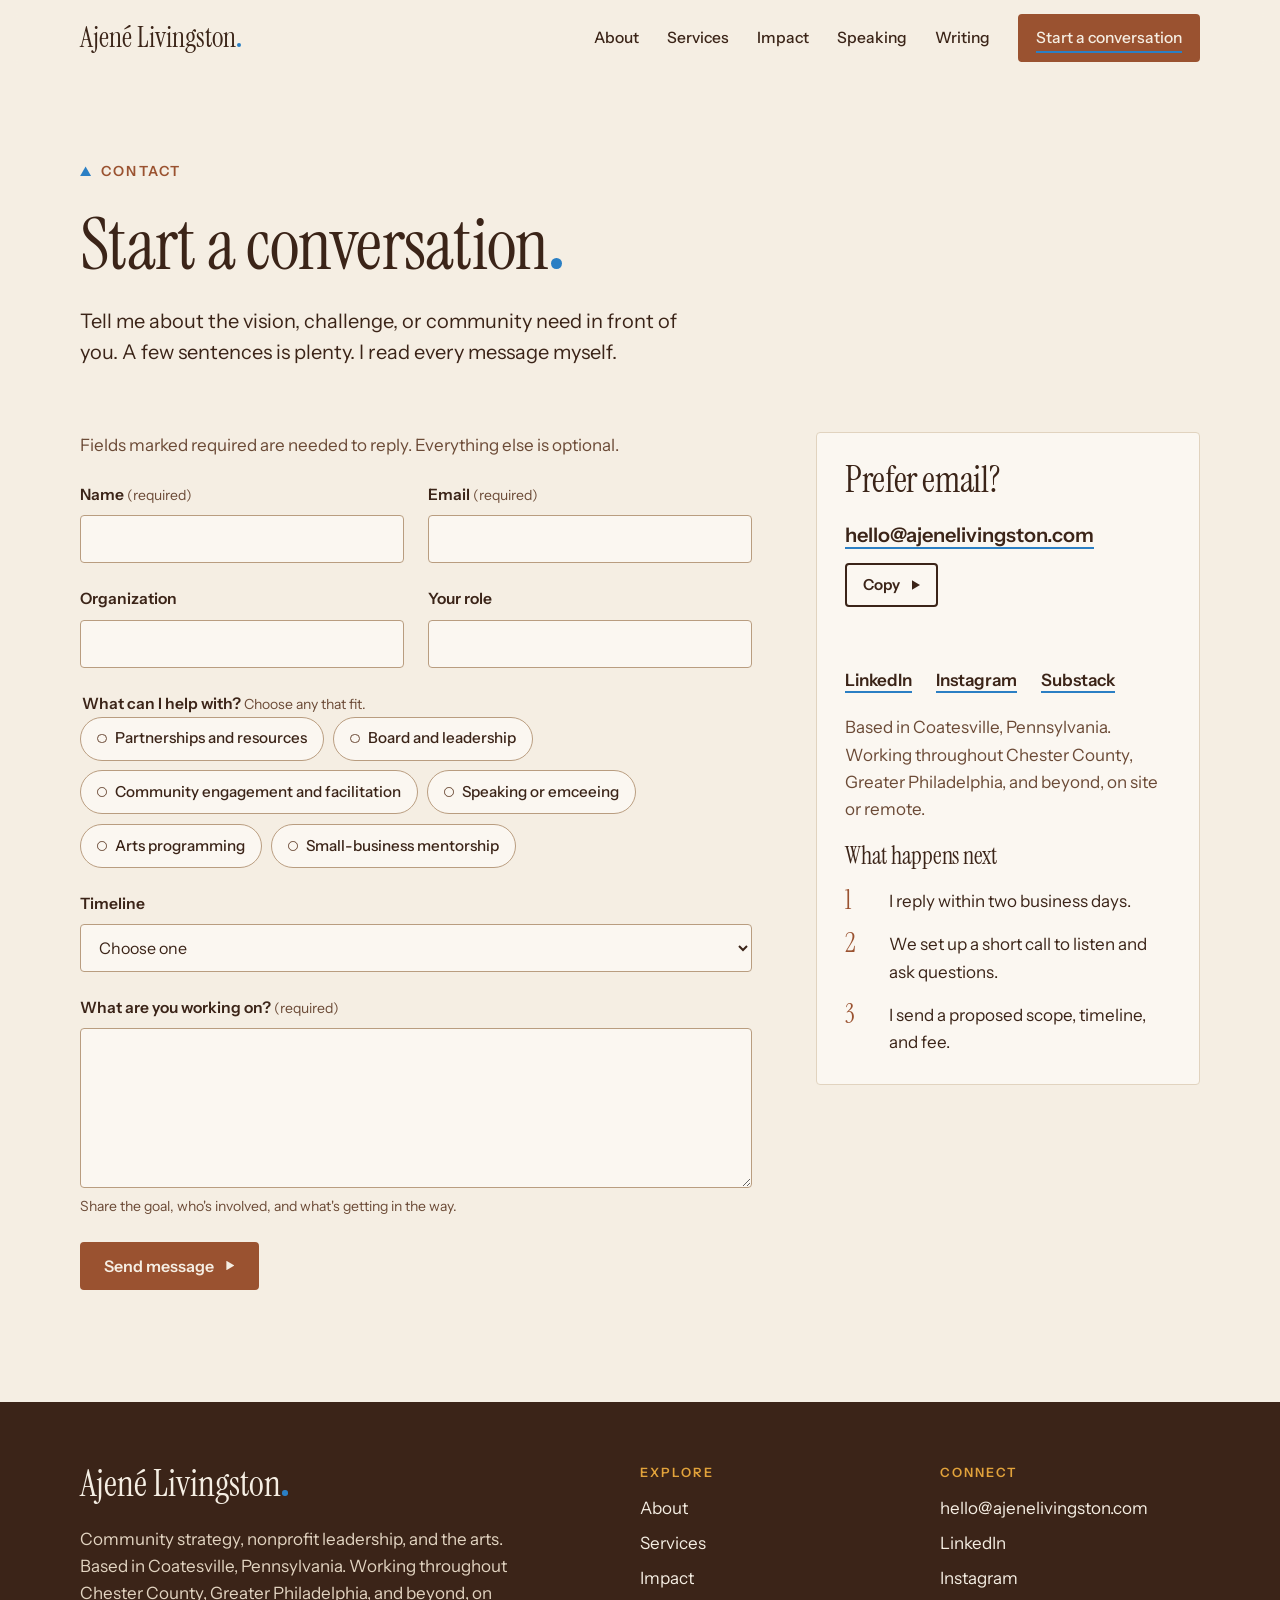
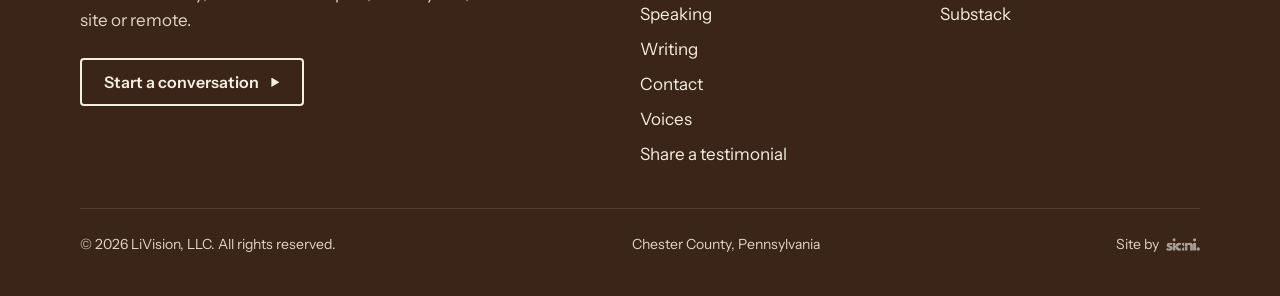
<file: contact.html>
<!doctype html>
<html lang="en">
<head>
<meta charset="utf-8">
<title>Start a Conversation | Contact Ajené Livingston</title>
<meta name="description" content="Contact Ajené Livingston about partnerships and resource development, board and leadership support, community engagement and facilitation, or speaking. Based in Chester County, PA.">
<link rel="canonical" href="https://ajenelivingston.com/contact.html">
<meta property="og:title" content="Start a conversation | Ajené Livingston">
<meta property="og:description" content="Tell me about the vision or challenge in front of you.">
<meta property="og:url" content="https://ajenelivingston.com/contact.html">
<meta name="viewport" content="width=device-width, initial-scale=1, viewport-fit=cover">
<meta property="og:type" content="website">
<meta property="og:site_name" content="Ajené Livingston">
<meta property="og:image" content="https://ajenelivingston.com/assets/og-image.jpg">
<meta name="twitter:card" content="summary_large_image">
<meta name="theme-color" content="#F5EEE3">
<link rel="icon" href="assets/favicon.svg" type="image/svg+xml">
<link rel="preconnect" href="https://fonts.googleapis.com">
<link rel="preconnect" href="https://fonts.gstatic.com" crossorigin>
<link rel="stylesheet" href="https://fonts.googleapis.com/css2?family=Instrument+Sans:wght@400;500;600;700&amp;family=Instrument+Serif:ital@0;1&amp;display=swap">
<link rel="stylesheet" href="assets/styles.css?v=20261022h">
</head>
<body>
<a class="skip-link" href="#main">Skip to main content</a>

<header class="site-header">
  <div class="wrap header-inner">
    <a class="brand" href="index.html" aria-label="Ajené Livingston, home">Ajené Livingston<span class="dot" aria-hidden="true"></span></a>
    <button class="nav-toggle" type="button" aria-expanded="false" aria-controls="site-nav"><span class="bars" aria-hidden="true"></span><span class="label">Menu</span></button>
    <nav id="site-nav" class="site-nav" aria-label="Main">
      <ul class="nav-list">
        <li><a href="about.html">About</a></li>
        <li><a href="services.html">Services</a></li>
        <li><a href="impact.html">Impact</a></li>
        <li><a href="speaking.html">Speaking</a></li>
        <li><a href="writing.html">Writing</a></li>
        <li><a class="btn btn--small" href="contact.html" aria-current="page">Start a conversation</a></li>
      </ul>
    </nav>
  </div>
</header>
<main id="main">
  <section class="page-hero" aria-labelledby="page-title">
    <div class="wrap inner">
      <div class="copy">
        <p class="eyebrow rise">Contact</p>
        <h1 id="page-title" class="rise rise-2">Start a conversation<span class="dot" aria-hidden="true"></span></h1>
        <p class="lede rise rise-3">Tell me about the vision, challenge, or community need in front of you. A few sentences is plenty. I read every message myself.</p>
      </div>
    </div>
  </section>

  <section class="section" style="padding-top: 0;" aria-label="Contact form and details">
    <div class="wrap form-grid">
      <form id="contact-form" novalidate aria-describedby="form-intro">
        <p id="form-intro" class="muted">Fields marked required are needed to reply. Everything else is optional.</p>
        <div class="field-row">
          <div class="field">
            <label for="name">Name <span class="hint">(required)</span></label>
            <input type="text" id="name" name="name" autocomplete="name" required aria-describedby="name-error">
            <p class="error" id="name-error" hidden></p>
          </div>
          <div class="field">
            <label for="email">Email <span class="hint">(required)</span></label>
            <input type="email" id="email" name="email" autocomplete="email" required aria-describedby="email-error">
            <p class="error" id="email-error" hidden></p>
          </div>
        </div>
        <div class="field-row">
          <div class="field">
            <label for="organization">Organization</label>
            <input type="text" id="organization" name="organization" autocomplete="organization">
          </div>
          <div class="field">
            <label for="role">Your role</label>
            <input type="text" id="role" name="role" autocomplete="organization-title">
          </div>
        </div>
        <fieldset>
          <legend>What can I help with? <span class="hint">Choose any that fit.</span></legend>
          <div class="choice-grid">
            <label class="choice"><input type="checkbox" id="interest-partnerships" name="interest" value="Partnerships and resource development"><span>Partnerships and resources</span></label>
            <label class="choice"><input type="checkbox" id="interest-board" name="interest" value="Board and leadership support"><span>Board and leadership</span></label>
            <label class="choice"><input type="checkbox" id="interest-community" name="interest" value="Community engagement and facilitation"><span>Community engagement and facilitation</span></label>
            <label class="choice"><input type="checkbox" id="interest-speaking" name="interest" value="Speaking or emceeing"><span>Speaking or emceeing</span></label>
            <label class="choice"><input type="checkbox" id="interest-arts" name="interest" value="Arts and cultural programming"><span>Arts programming</span></label>
            <label class="choice"><input type="checkbox" id="interest-business" name="interest" value="Small-business mentorship"><span>Small-business mentorship</span></label>
          </div>
        </fieldset>
        <div class="field">
          <label for="timeline">Timeline</label>
          <select id="timeline" name="timeline">
            <option value="">Choose one</option>
            <option>As soon as possible</option>
            <option>In the next three months</option>
            <option>Later this year</option>
            <option>Just exploring</option>
          </select>
        </div>
        <div class="field">
          <label for="message">What are you working on? <span class="hint">(required)</span></label>
          <textarea id="message" name="message" required aria-describedby="message-hint message-error"></textarea>
          <p class="hint" id="message-hint">Share the goal, who's involved, and what's getting in the way.</p>
          <p class="error" id="message-error" hidden></p>
        </div>
        <div class="hp-field" aria-hidden="true" style="position: absolute; left: -10000px; width: 1px; height: 1px; overflow: hidden;">
          <label for="website_check">Leave this field empty</label>
          <input type="text" id="website_check" name="website_check" tabindex="-1" autocomplete="off">
        </div>
        <div class="actions">
          <button class="btn" type="submit">Send message</button>
        </div>
        <p class="form-status" id="form-status" role="status" aria-live="polite" tabindex="-1" hidden></p>
      </form>

      <aside class="aside-card" aria-labelledby="direct-title">
        <h2 id="direct-title">Prefer email?</h2>
        <div class="contact-line">
          <a class="text-link contact-email" id="email-address" href="mailto:hello@ajenelivingston.com">hello@ajenelivingston.com</a>
          <button class="btn btn--small btn--outline" type="button" data-copy="email-address" data-status="email-status">Copy</button>
        </div>
        <p class="copy-status" id="email-status" role="status" aria-live="polite"></p>
        <ul class="social-links" role="list">
          <li><a class="text-link" href="https://www.linkedin.com/in/ajen%C3%A9-livingston-2b1a8a161/">LinkedIn</a></li>
          <li><a class="text-link" href="https://www.instagram.com/ajene.livingston/">Instagram</a></li>
          <li><a class="text-link" href="https://substack.com/@ajenelivingston1">Substack</a></li>
        </ul>
        <p class="muted">Based in Coatesville, Pennsylvania. Working throughout Chester County, Greater Philadelphia, and beyond, on site or remote.</p>
        <h2 style="font-size: var(--step-2);">What happens next</h2>
        <ol class="next-steps">
          <li><p>I reply within two business days.</p></li>
          <li><p>We set up a short call to listen and ask questions.</p></li>
          <li><p>I send a proposed scope, timeline, and fee.</p></li>
        </ol>
      </aside>
    </div>
  </section>
</main>
<footer class="site-footer on-dark">
  <div class="wrap">
    <div class="footer-grid">
      <div class="stack">
        <p class="footer-brand">Ajené Livingston<span class="dot" aria-hidden="true"></span></p>
        <p class="footer-note">Community strategy, nonprofit leadership, and the arts. Based in Coatesville, Pennsylvania. Working throughout Chester County, Greater Philadelphia, and beyond, on site or remote.</p>
        <p><a class="btn btn--outline" href="contact.html">Start a conversation</a></p>
      </div>
      <nav aria-label="Footer">
        <h2>Explore</h2>
        <ul class="footer-list">
          <li><a href="about.html">About</a></li>
          <li><a href="services.html">Services</a></li>
          <li><a href="impact.html">Impact</a></li>
          <li><a href="speaking.html">Speaking</a></li>
          <li><a href="writing.html">Writing</a></li>
          <li><a href="contact.html">Contact</a></li>
          <li><a href="testimonials.html">Voices</a></li>
          <li><a href="share.html">Share a testimonial</a></li>
        </ul>
      </nav>
      <div>
        <h2>Connect</h2>
        <ul class="footer-list">
          <li><a href="mailto:hello@ajenelivingston.com">hello@ajenelivingston.com</a></li>
          <li><a href="https://www.linkedin.com/in/ajen%C3%A9-livingston-2b1a8a161/">LinkedIn</a></li>
          <li><a href="https://www.instagram.com/ajene.livingston/">Instagram</a></li>
          <li><a href="https://substack.com/@ajenelivingston1">Substack</a></li>
        </ul>
      </div>
    </div>
    <div class="footer-legal">
      <p>© <span id="year">2026</span> LiVision, LLC. All rights reserved.</p>
      <p>Chester County, Pennsylvania</p>
      <p class="by-sc">Site by <img src="assets/images/siani-creates.png" alt="Siani Creates" width="35" height="13" loading="lazy"></p>
    </div>
  </div>
</footer>
<script src="assets/site.js?v=20261022h" defer></script>
<script src="assets/testimonials.js?v=20261022h" defer></script>
</body>
</html>
</file>
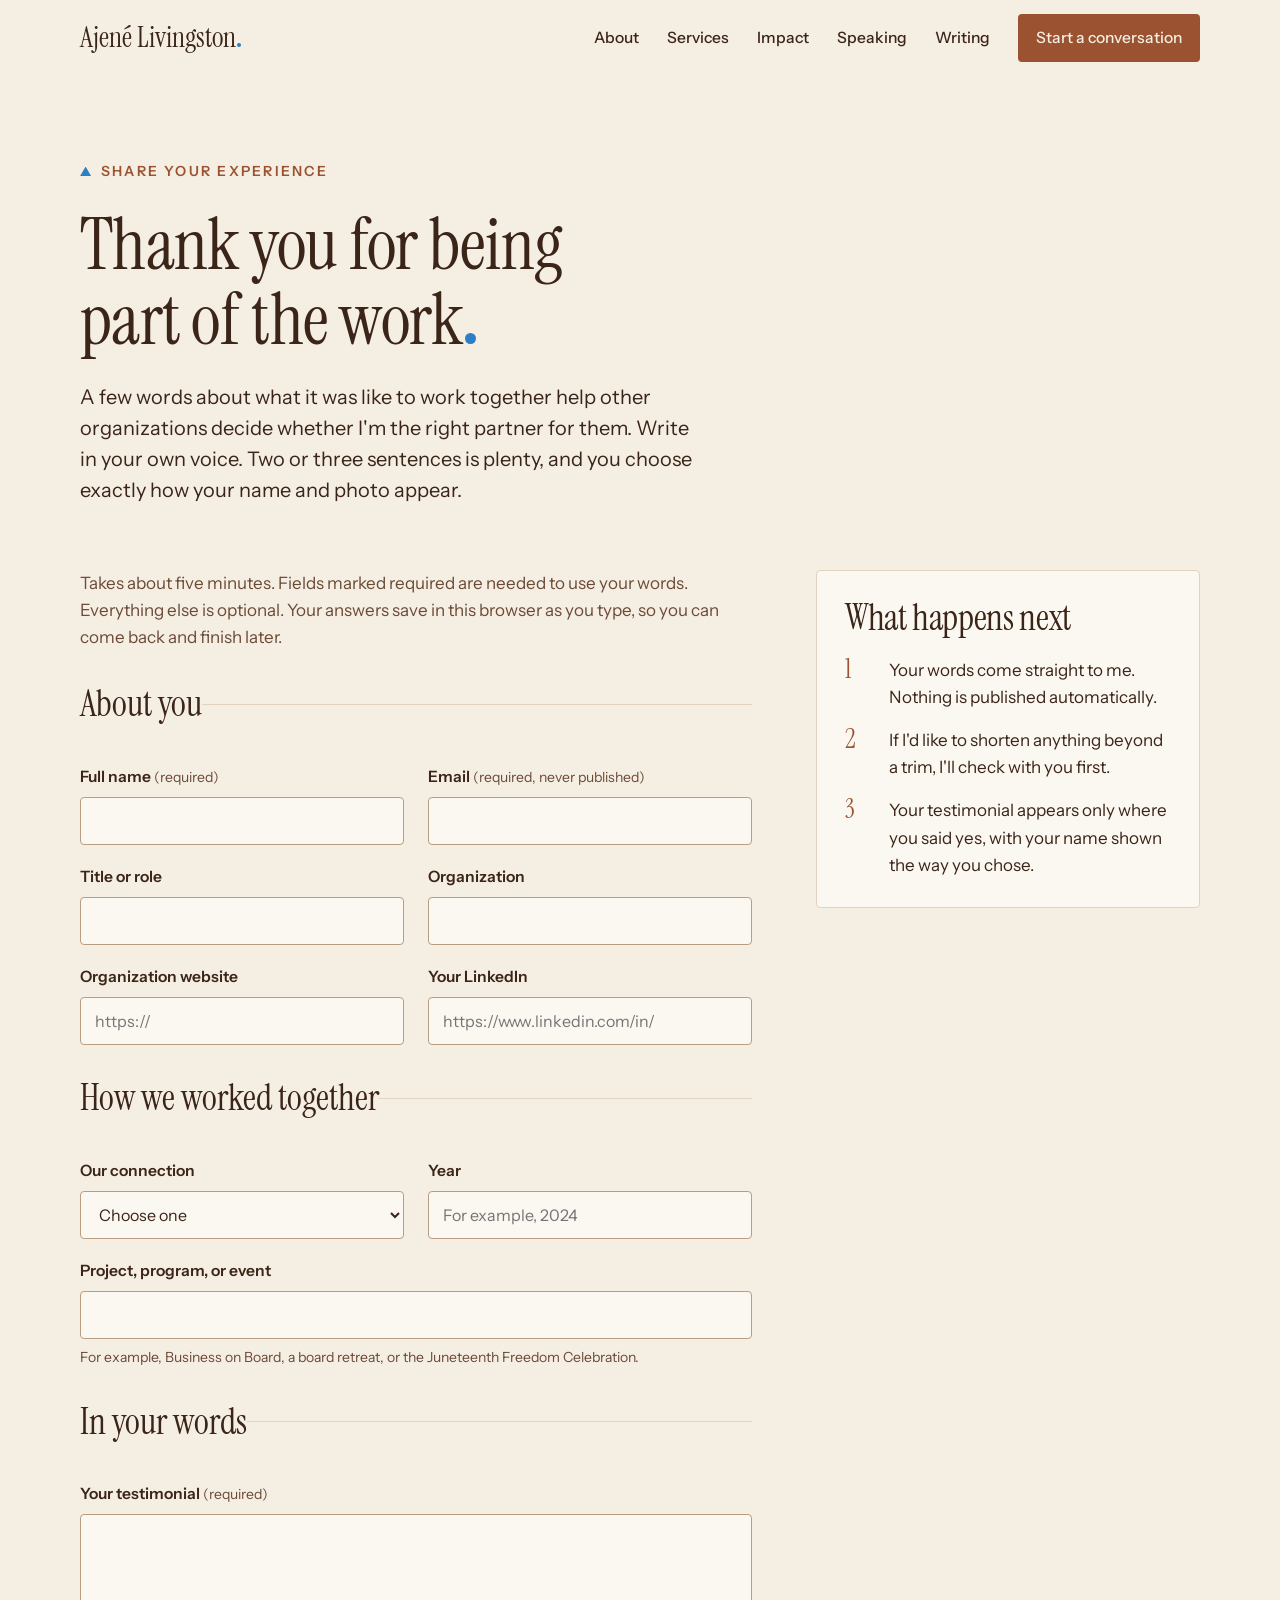
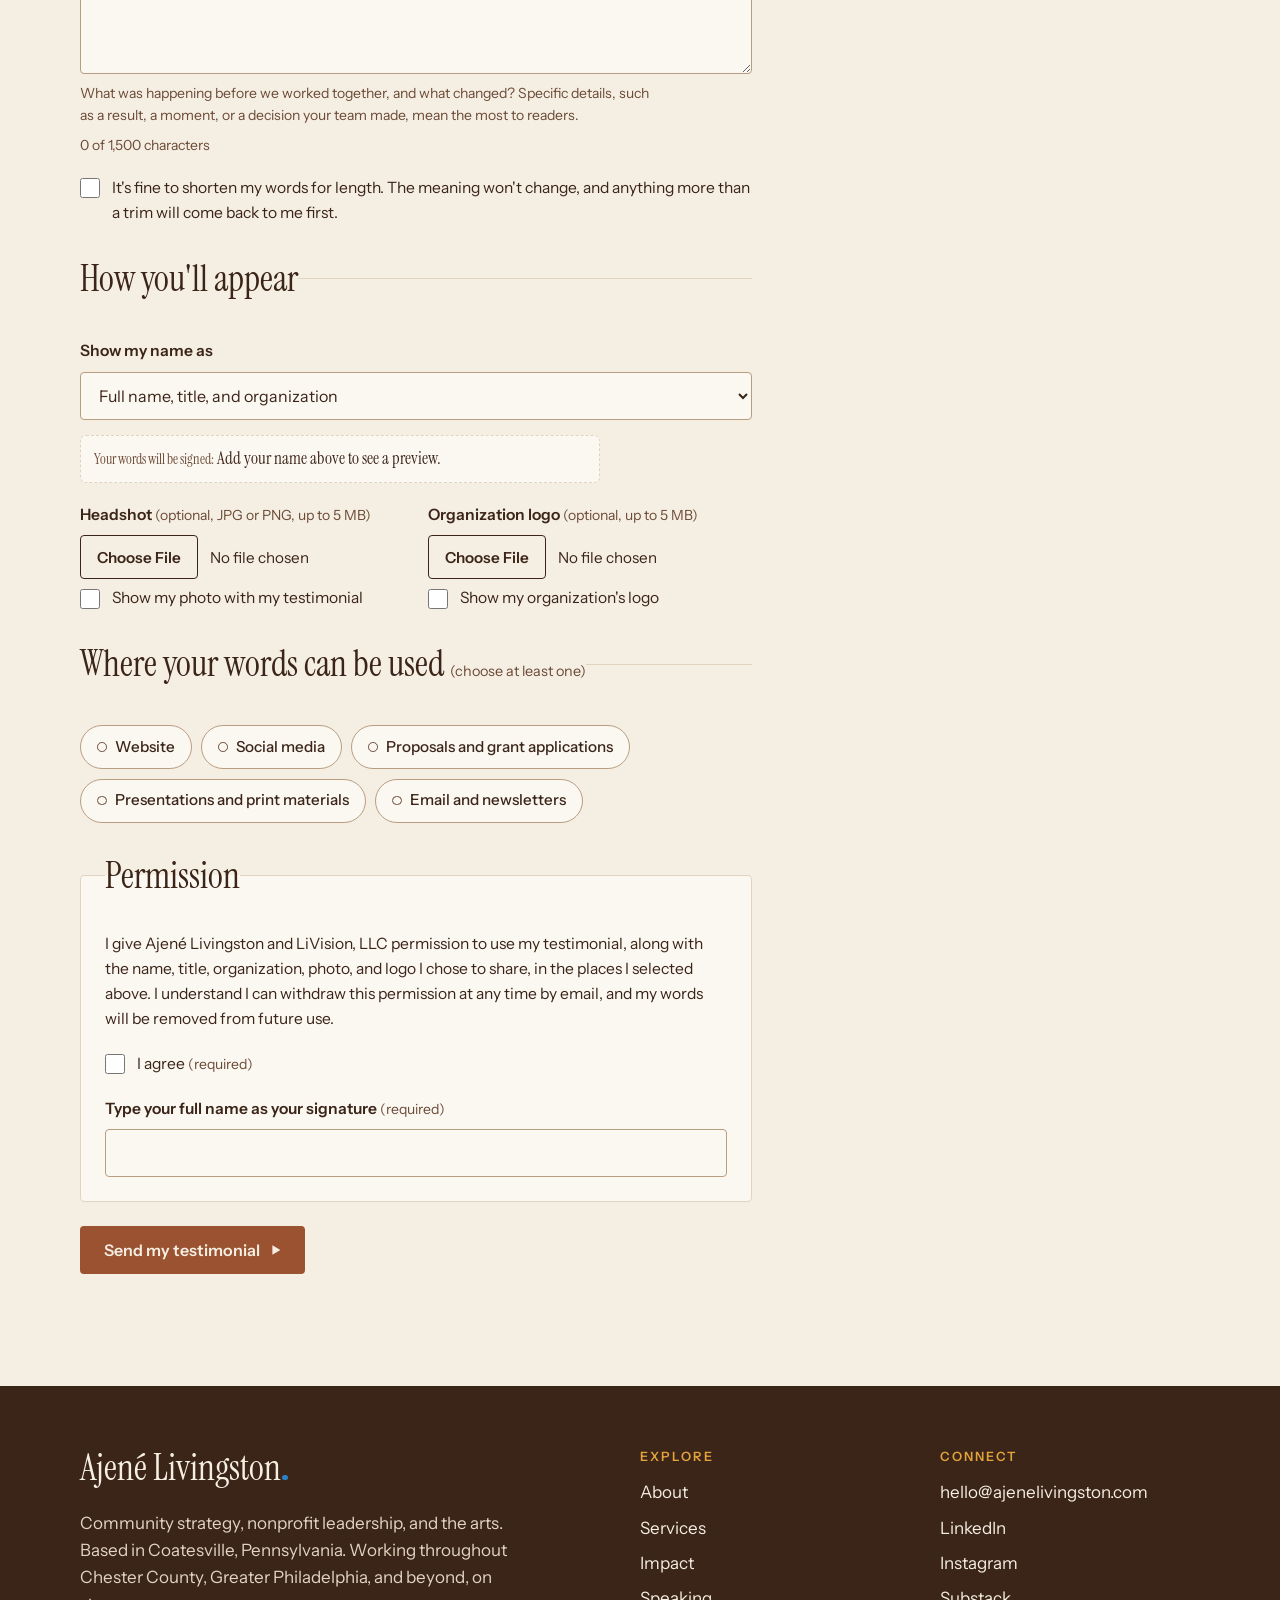
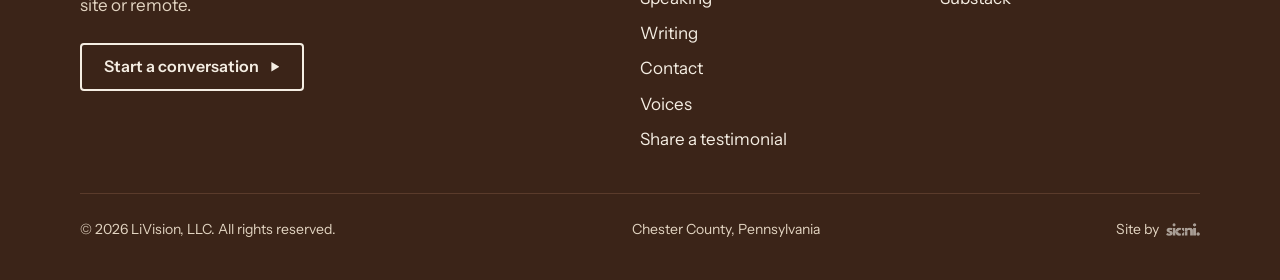
<file: share.html>
<!doctype html>
<html lang="en">
<head>
<meta charset="utf-8">
<title>Share Your Experience | Ajené Livingston</title>
<meta name="description" content="Share a few words about working with Ajené Livingston.">
<meta name="robots" content="noindex">
<link rel="canonical" href="https://ajenelivingston.com/share.html">
<meta property="og:title" content="Share your experience | Ajené Livingston">
<meta property="og:description" content="A few words about working together, in your own voice.">
<meta property="og:url" content="https://ajenelivingston.com/share.html">
<meta name="viewport" content="width=device-width, initial-scale=1, viewport-fit=cover">
<meta property="og:type" content="website">
<meta property="og:site_name" content="Ajené Livingston">
<meta property="og:image" content="https://ajenelivingston.com/assets/og-image.jpg">
<meta name="twitter:card" content="summary_large_image">
<meta name="theme-color" content="#F5EEE3">
<link rel="icon" href="assets/favicon.svg" type="image/svg+xml">
<link rel="preconnect" href="https://fonts.googleapis.com">
<link rel="preconnect" href="https://fonts.gstatic.com" crossorigin>
<link rel="stylesheet" href="https://fonts.googleapis.com/css2?family=Instrument+Sans:wght@400;500;600;700&amp;family=Instrument+Serif:ital@0;1&amp;display=swap">
<link rel="stylesheet" href="assets/styles.css?v=20261022h">
</head>
<body>
<a class="skip-link" href="#main">Skip to main content</a>

<header class="site-header">
  <div class="wrap header-inner">
    <a class="brand" href="index.html" aria-label="Ajené Livingston, home">Ajené Livingston<span class="dot" aria-hidden="true"></span></a>
    <button class="nav-toggle" type="button" aria-expanded="false" aria-controls="site-nav"><span class="bars" aria-hidden="true"></span><span class="label">Menu</span></button>
    <nav id="site-nav" class="site-nav" aria-label="Main">
      <ul class="nav-list">
        <li><a href="about.html">About</a></li>
        <li><a href="services.html">Services</a></li>
        <li><a href="impact.html">Impact</a></li>
        <li><a href="speaking.html">Speaking</a></li>
        <li><a href="writing.html">Writing</a></li>
        <li><a class="btn btn--small" href="contact.html">Start a conversation</a></li>
      </ul>
    </nav>
  </div>
</header>
<main id="main">
  <section class="page-hero" aria-labelledby="page-title">
    <div class="wrap inner">
      <div class="copy">
        <p class="eyebrow rise">Share your experience</p>
        <h1 id="page-title" class="rise rise-2">Thank you for being part of the work<span class="dot" aria-hidden="true"></span></h1>
        <p class="lede rise rise-3">A few words about what it was like to work together help other organizations decide whether I'm the right partner for them. Write in your own voice. Two or three sentences is plenty, and you choose exactly how your name and photo appear.</p>
      </div>
    </div>
  </section>

  <section class="section" style="padding-top: 0;" aria-label="Testimonial form">
    <div class="wrap form-grid">
      <form id="testimonial-form" novalidate enctype="multipart/form-data" aria-describedby="t-intro">
        <p id="t-intro" class="muted">Takes about five minutes. Fields marked required are needed to use your words. Everything else is optional. Your answers save in this browser as you type, so you can come back and finish later.</p>
        <p class="draft-note" id="t-draft-note" hidden>Welcome back. Your saved draft is filled in below. Headshots, logos, and your signature aren't saved, so add those again. <button type="button" class="text-link">Start over</button></p>

        <!-- Spam trap: hidden from people, filled in by bots -->
        <div class="visually-hidden" aria-hidden="true">
          <label for="t-website-check">Leave this empty</label>
          <input type="text" id="t-website-check" name="website_check" tabindex="-1" autocomplete="off">
        </div>

        <fieldset class="form-section">
          <legend class="form-section__title">About you</legend>
          <div class="field-row">
            <div class="field">
              <label for="t-name">Full name <span class="hint">(required)</span></label>
              <input type="text" id="t-name" name="full_name" autocomplete="name" required aria-describedby="t-name-error">
              <p class="error" id="t-name-error" hidden></p>
            </div>
            <div class="field">
              <label for="t-email">Email <span class="hint">(required, never published)</span></label>
              <input type="email" id="t-email" name="email" autocomplete="email" required aria-describedby="t-email-error">
              <p class="error" id="t-email-error" hidden></p>
            </div>
          </div>
          <div class="field-row">
            <div class="field">
              <label for="t-title">Title or role</label>
              <input type="text" id="t-title" name="title" autocomplete="organization-title">
            </div>
            <div class="field">
              <label for="t-org">Organization</label>
              <input type="text" id="t-org" name="organization" autocomplete="organization">
            </div>
          </div>
          <div class="field-row">
            <div class="field">
              <label for="t-org-site">Organization website</label>
              <input type="url" id="t-org-site" name="organization_website" placeholder="https://" inputmode="url">
            </div>
            <div class="field">
              <label for="t-linkedin">Your LinkedIn</label>
              <input type="url" id="t-linkedin" name="linkedin" placeholder="https://www.linkedin.com/in/" inputmode="url">
            </div>
          </div>
        </fieldset>

        <fieldset class="form-section">
          <legend class="form-section__title">How we worked together</legend>
          <div class="field-row">
            <div class="field">
              <label for="t-relationship">Our connection</label>
              <select id="t-relationship" name="relationship">
                <option value="">Choose one</option>
                <option>Client</option>
                <option>Community partner</option>
                <option>Board or committee member</option>
                <option>Program participant</option>
                <option>Colleague</option>
                <option>Event host or audience member</option>
                <option>Other</option>
              </select>
            </div>
            <div class="field">
              <label for="t-year">Year</label>
              <input type="text" id="t-year" name="year" inputmode="numeric" placeholder="For example, 2024">
            </div>
          </div>
          <div class="field">
            <label for="t-project">Project, program, or event</label>
            <input type="text" id="t-project" name="project" aria-describedby="t-project-hint">
            <p class="hint" id="t-project-hint">For example, Business on Board, a board retreat, or the Juneteenth Freedom Celebration.</p>
          </div>
        </fieldset>

        <fieldset class="form-section">
          <legend class="form-section__title">In your words</legend>
          <div class="field">
            <label for="t-quote">Your testimonial <span class="hint">(required)</span></label>
            <textarea id="t-quote" name="testimonial" required maxlength="1500" aria-describedby="t-quote-hint t-quote-count t-quote-error"></textarea>
            <p class="hint" id="t-quote-hint">What was happening before we worked together, and what changed? Specific details, such as a result, a moment, or a decision your team made, mean the most to readers.</p>
            <p class="hint" id="t-quote-count" aria-live="polite">0 of 1,500 characters</p>
            <p class="error" id="t-quote-error" hidden></p>
          </div>
          <label class="check-line" for="t-edit">
            <input type="checkbox" id="t-edit" name="ok_to_edit" value="yes">
            <span>It's fine to shorten my words for length. The meaning won't change, and anything more than a trim will come back to me first.</span>
          </label>
        </fieldset>

        <fieldset class="form-section">
          <legend class="form-section__title">How you'll appear</legend>
          <div class="field">
            <label for="t-display">Show my name as</label>
            <select id="t-display" name="display_as">
              <option>Full name, title, and organization</option>
              <option>Full name and organization</option>
              <option>First name, last initial, and organization</option>
              <option>Title and organization only</option>
              <option>Anonymous</option>
            </select>
            <p class="name-preview" aria-live="polite"><span class="hint">Your words will be signed:</span> <span id="t-display-preview"></span></p>
          </div>
          <div class="field-row">
            <div class="field">
              <label for="t-photo">Headshot <span class="hint">(optional, JPG or PNG, up to 5 MB)</span></label>
              <input type="file" id="t-photo" name="headshot" accept="image/jpeg,image/png,image/webp" aria-describedby="t-photo-error">
              <p class="error" id="t-photo-error" hidden></p>
              <label class="check-line" for="t-show-photo">
                <input type="checkbox" id="t-show-photo" name="show_photo" value="yes">
                <span>Show my photo with my testimonial</span>
              </label>
            </div>
            <div class="field">
              <label for="t-logo">Organization logo <span class="hint">(optional, up to 5 MB)</span></label>
              <input type="file" id="t-logo" name="logo" accept="image/jpeg,image/png,image/webp,image/svg+xml" aria-describedby="t-logo-error">
              <p class="error" id="t-logo-error" hidden></p>
              <label class="check-line" for="t-show-logo">
                <input type="checkbox" id="t-show-logo" name="show_logo" value="yes">
                <span>Show my organization's logo</span>
              </label>
            </div>
          </div>
        </fieldset>

        <fieldset class="form-section" aria-describedby="t-uses-error">
          <legend class="form-section__title">Where your words can be used <span class="hint">(choose at least one)</span></legend>
          <div class="choice-grid">
            <label class="choice"><input type="checkbox" id="t-use-web" name="uses" value="Website"><span>Website</span></label>
            <label class="choice"><input type="checkbox" id="t-use-social" name="uses" value="Social media"><span>Social media</span></label>
            <label class="choice"><input type="checkbox" id="t-use-proposals" name="uses" value="Proposals and grant applications"><span>Proposals and grant applications</span></label>
            <label class="choice"><input type="checkbox" id="t-use-print" name="uses" value="Presentations and print materials"><span>Presentations and print materials</span></label>
            <label class="choice"><input type="checkbox" id="t-use-email" name="uses" value="Email and newsletters"><span>Email and newsletters</span></label>
          </div>
          <p class="error" id="t-uses-error" hidden></p>
        </fieldset>

        <fieldset class="form-section consent">
          <legend class="form-section__title">Permission</legend>
          <p id="consent-text" class="consent__text">I give Ajené Livingston and LiVision, LLC permission to use my testimonial, along with the name, title, organization, photo, and logo I chose to share, in the places I selected above. I understand I can withdraw this permission at any time by email, and my words will be removed from future use.</p>
          <label class="check-line" for="t-consent">
            <input type="checkbox" id="t-consent" name="consent" value="yes" required aria-describedby="t-consent-error">
            <span>I agree <span class="hint">(required)</span></span>
          </label>
          <p class="error" id="t-consent-error" hidden></p>
          <div class="field">
            <label for="t-signature">Type your full name as your signature <span class="hint">(required)</span></label>
            <input type="text" id="t-signature" name="signature" required autocomplete="off" aria-describedby="t-signature-error">
            <p class="error" id="t-signature-error" hidden></p>
          </div>
        </fieldset>

        <div class="actions">
          <button class="btn" type="submit" id="t-submit">Send my testimonial</button>
        </div>
        <p class="form-status" id="t-status" role="status" aria-live="polite" tabindex="-1" hidden></p>
      </form>

      <aside class="aside-card" aria-labelledby="t-aside-title">
        <h2 id="t-aside-title">What happens next</h2>
        <ol class="next-steps">
          <li><p>Your words come straight to me. Nothing is published automatically.</p></li>
          <li><p>If I'd like to shorten anything beyond a trim, I'll check with you first.</p></li>
          <li><p>Your testimonial appears only where you said yes, with your name shown the way you chose.</p></li>
        </ol>
      </aside>
    </div>
  </section>
</main>
<footer class="site-footer on-dark">
  <div class="wrap">
    <div class="footer-grid">
      <div class="stack">
        <p class="footer-brand">Ajené Livingston<span class="dot" aria-hidden="true"></span></p>
        <p class="footer-note">Community strategy, nonprofit leadership, and the arts. Based in Coatesville, Pennsylvania. Working throughout Chester County, Greater Philadelphia, and beyond, on site or remote.</p>
        <p><a class="btn btn--outline" href="contact.html">Start a conversation</a></p>
      </div>
      <nav aria-label="Footer">
        <h2>Explore</h2>
        <ul class="footer-list">
          <li><a href="about.html">About</a></li>
          <li><a href="services.html">Services</a></li>
          <li><a href="impact.html">Impact</a></li>
          <li><a href="speaking.html">Speaking</a></li>
          <li><a href="writing.html">Writing</a></li>
          <li><a href="contact.html">Contact</a></li>
          <li><a href="testimonials.html">Voices</a></li>
          <li><a href="share.html">Share a testimonial</a></li>
        </ul>
      </nav>
      <div>
        <h2>Connect</h2>
        <ul class="footer-list">
          <li><a href="mailto:hello@ajenelivingston.com">hello@ajenelivingston.com</a></li>
          <li><a href="https://www.linkedin.com/in/ajen%C3%A9-livingston-2b1a8a161/">LinkedIn</a></li>
          <li><a href="https://www.instagram.com/ajene.livingston/">Instagram</a></li>
          <li><a href="https://substack.com/@ajenelivingston1">Substack</a></li>
        </ul>
      </div>
    </div>
    <div class="footer-legal">
      <p>© <span id="year">2026</span> LiVision, LLC. All rights reserved.</p>
      <p>Chester County, Pennsylvania</p>
      <p class="by-sc">Site by <img src="assets/images/siani-creates.png" alt="Siani Creates" width="35" height="13" loading="lazy"></p>
    </div>
  </div>
</footer>
<script src="assets/site.js?v=20261022h" defer></script>
<script src="assets/testimonials.js?v=20261022h" defer></script>
</body>
</html>
</file>
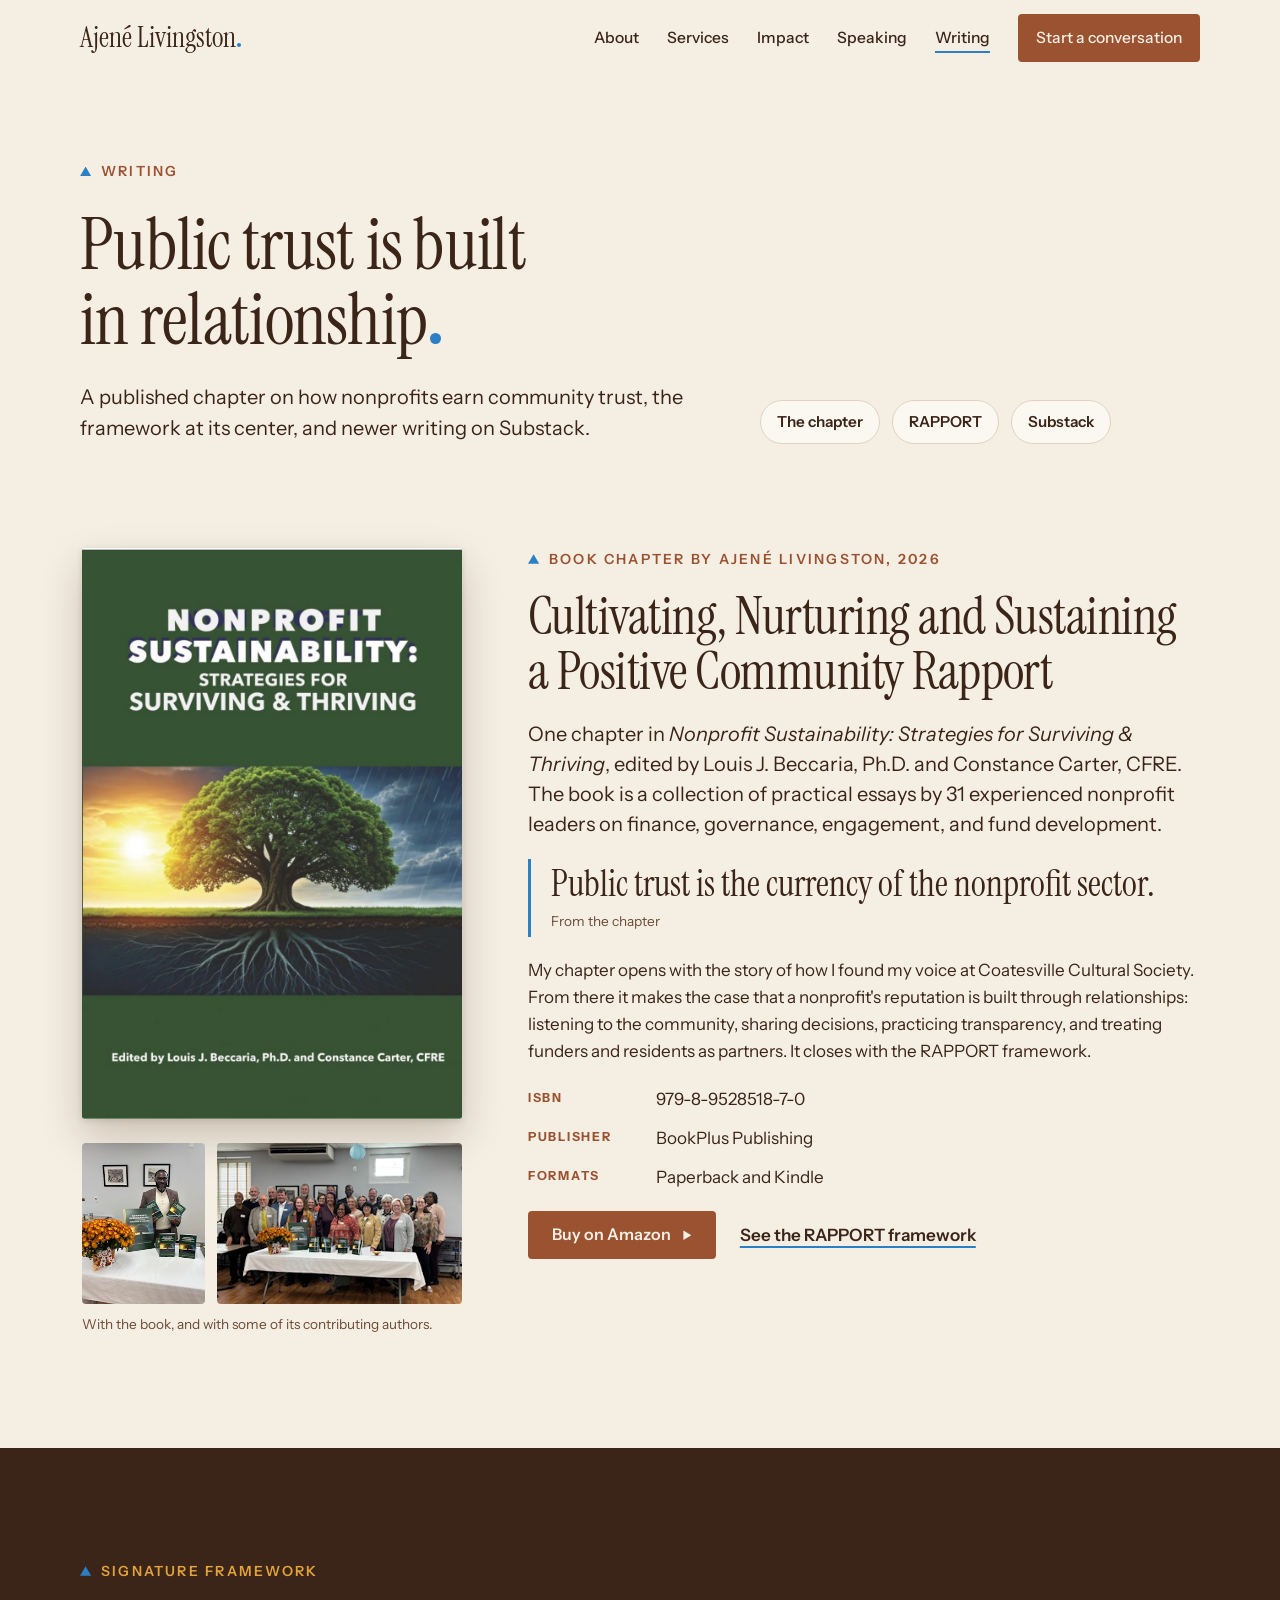
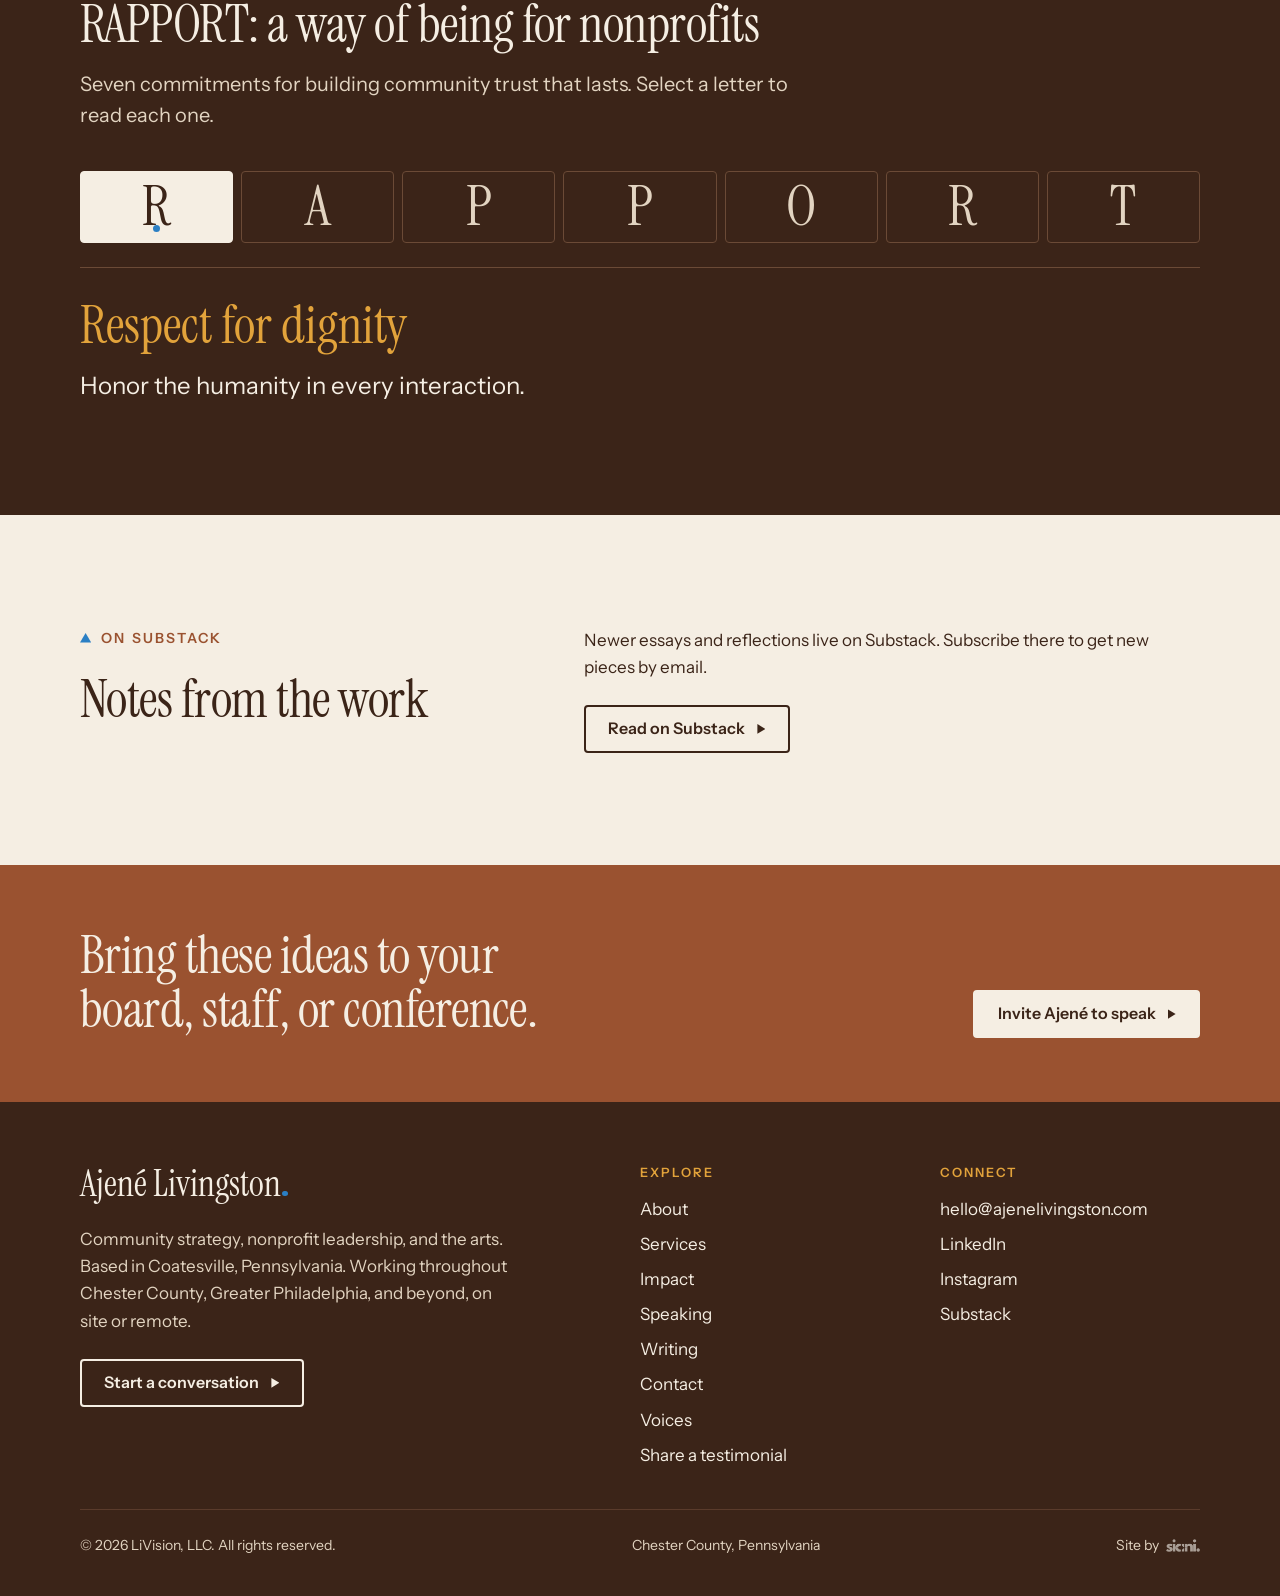
<file: writing.html>
<!doctype html>
<html lang="en">
<head>
<meta charset="utf-8">
<title>Writing | Community Trust, Nonprofit Sustainability and the RAPPORT Framework | Ajené Livingston</title>
<meta name="description" content="Ajené Livingston's published chapter on community rapport in Nonprofit Sustainability: Strategies for Surviving &amp; Thriving, his RAPPORT framework for building public trust, and his writing on Substack.">
<link rel="canonical" href="https://ajenelivingston.com/writing.html">
<meta property="og:title" content="Writing | Ajené Livingston">
<meta property="og:description" content="A published chapter on community trust, the RAPPORT framework, and newer writing on Substack.">
<meta property="og:url" content="https://ajenelivingston.com/writing.html">
<meta name="viewport" content="width=device-width, initial-scale=1, viewport-fit=cover">
<meta property="og:type" content="website">
<meta property="og:site_name" content="Ajené Livingston">
<meta property="og:image" content="https://ajenelivingston.com/assets/og-image.jpg">
<meta name="twitter:card" content="summary_large_image">
<meta name="theme-color" content="#F5EEE3">
<link rel="icon" href="assets/favicon.svg" type="image/svg+xml">
<link rel="preconnect" href="https://fonts.googleapis.com">
<link rel="preconnect" href="https://fonts.gstatic.com" crossorigin>
<link rel="stylesheet" href="https://fonts.googleapis.com/css2?family=Instrument+Sans:wght@400;500;600;700&amp;family=Instrument+Serif:ital@0;1&amp;display=swap">
<link rel="stylesheet" href="assets/styles.css?v=20261022h">
<script type="application/ld+json">
{
  "@context": "https://schema.org",
  "@type": "Book",
  "name": "Nonprofit Sustainability: Strategies for Surviving & Thriving",
  "isbn": "9798952851870",
  "datePublished": "2026",
  "editor": [
    { "@type": "Person", "name": "Louis J. Beccaria" },
    { "@type": "Person", "name": "Constance Carter" }
  ],
  "hasPart": {
    "@type": "Chapter",
    "name": "Cultivating, Nurturing & Sustaining a Positive Community Rapport",
    "author": { "@type": "Person", "@id": "https://ajenelivingston.com/#ajene", "name": "Ajené Livingston" }
  }
}
</script>
</head>
<body>
<a class="skip-link" href="#main">Skip to main content</a>

<header class="site-header">
  <div class="wrap header-inner">
    <a class="brand" href="index.html" aria-label="Ajené Livingston, home">Ajené Livingston<span class="dot" aria-hidden="true"></span></a>
    <button class="nav-toggle" type="button" aria-expanded="false" aria-controls="site-nav"><span class="bars" aria-hidden="true"></span><span class="label">Menu</span></button>
    <nav id="site-nav" class="site-nav" aria-label="Main">
      <ul class="nav-list">
        <li><a href="about.html">About</a></li>
        <li><a href="services.html">Services</a></li>
        <li><a href="impact.html">Impact</a></li>
        <li><a href="speaking.html">Speaking</a></li>
        <li><a href="writing.html" aria-current="page">Writing</a></li>
        <li><a class="btn btn--small" href="contact.html">Start a conversation</a></li>
      </ul>
    </nav>
  </div>
</header>
<main id="main">
  <section class="page-hero" aria-labelledby="page-title">
    <div class="wrap inner">
      <div class="copy">
        <p class="eyebrow rise">Writing</p>
        <h1 id="page-title" class="rise rise-2">Public trust is built in relationship<span class="dot" aria-hidden="true"></span></h1>
        <p class="lede rise rise-3">A published chapter on how nonprofits earn community trust, the framework at its center, and newer writing on Substack.</p>
      </div>
      <nav aria-label="On this page">
        <ul class="jump" role="list">
          <li><a href="#chapter">The chapter</a></li>
          <li><a href="#rapport">RAPPORT</a></li>
          <li><a href="#substack">Substack</a></li>
        </ul>
      </nav>
    </div>
  </section>

  <section class="section" id="chapter" style="padding-top: var(--space-4);" aria-labelledby="writing-title">
    <div class="wrap pub">
      <div class="pub__media">
        <img class="pub__cover" src="assets/images/book-cover.jpg" width="900" height="1354" loading="lazy" alt="Cover of Nonprofit Sustainability: Strategies for Surviving and Thriving, edited by Louis J. Beccaria, Ph.D. and Constance Carter, CFRE. A large tree stands between sunlight and rain, its roots spread below the ground.">
        <figure class="pub__moments">
          <div class="pub__moments-row">
            <img src="assets/images/book-with-ajene.jpg" width="244" height="320" loading="lazy" alt="Ajené smiling behind a table of copies of Nonprofit Sustainability, holding the book up beside a display of the cover.">
            <img src="assets/images/book-authors.jpg" width="320" height="210" loading="lazy" alt="Ajené with a group of the book's contributing authors and editors, standing behind a table of books.">
          </div>
          <figcaption class="muted">With the book, and with some of its contributing authors.</figcaption>
        </figure>
      </div>
      <div class="pub__body">
        <p class="eyebrow">Book chapter by Ajené Livingston, 2026</p>
        <h2 id="writing-title">Cultivating, Nurturing and Sustaining a Positive Community Rapport</h2>
        <p class="pub__book">One chapter in <cite>Nonprofit Sustainability: Strategies for Surviving &amp; Thriving</cite>, edited by Louis J. Beccaria, Ph.D. and Constance Carter, CFRE. The book is a collection of practical essays by 31 experienced nonprofit leaders on finance, governance, engagement, and fund development.</p>
        <figure class="pub__quote">
          <blockquote><p>Public trust is the currency of the nonprofit sector.</p></blockquote>
          <figcaption>From the chapter</figcaption>
        </figure>
        <p>My chapter opens with the story of how I found my voice at Coatesville Cultural Society. From there it makes the case that a nonprofit's reputation is built through relationships: listening to the community, sharing decisions, practicing transparency, and treating funders and residents as partners. It closes with the RAPPORT framework.</p>
        <dl class="facts">
          <div><dt>ISBN</dt><dd>979-8-9528518-7-0</dd></div>
          <div><dt>Publisher</dt><dd>BookPlus Publishing</dd></div>
          <div><dt>Formats</dt><dd>Paperback and Kindle</dd></div>
        </dl>
        <p class="actions"><a class="btn" href="https://www.amazon.com/dp/B0HK9WC88S">Buy on Amazon</a> <a class="text-link" href="#rapport">See the RAPPORT framework</a></p>
      </div>
    </div>
  </section>

  <section class="section rapport-band on-dark" id="rapport" aria-labelledby="rapport-title">
    <div class="wrap">
      <div class="section-head">
        <p class="eyebrow">Signature framework</p>
        <h2 id="rapport-title" style="scroll-margin-top: 110px;">RAPPORT: a way of being for nonprofits</h2>
        <p class="lede" style="color: var(--on-dark-muted);">Seven commitments for building community trust that lasts. Select a letter to read each one.</p>
      </div>
      <div class="rapport" data-tabs>
        <div class="rapport__letters" role="tablist" aria-label="RAPPORT framework">
          <button class="rapport__tab" role="tab" id="r-tab-1" aria-controls="r-panel-1" aria-selected="true" tabindex="0"><span aria-hidden="true">R</span><span class="visually-hidden">Respect for dignity</span></button>
          <button class="rapport__tab" role="tab" id="r-tab-2" aria-controls="r-panel-2" aria-selected="false" tabindex="-1"><span aria-hidden="true">A</span><span class="visually-hidden">Authentic engagement</span></button>
          <button class="rapport__tab" role="tab" id="r-tab-3" aria-controls="r-panel-3" aria-selected="false" tabindex="-1"><span aria-hidden="true">P</span><span class="visually-hidden">Purpose alignment</span></button>
          <button class="rapport__tab" role="tab" id="r-tab-4" aria-controls="r-panel-4" aria-selected="false" tabindex="-1"><span aria-hidden="true">P</span><span class="visually-hidden">Participatory ownership</span></button>
          <button class="rapport__tab" role="tab" id="r-tab-5" aria-controls="r-panel-5" aria-selected="false" tabindex="-1"><span aria-hidden="true">O</span><span class="visually-hidden">Organizational integrity</span></button>
          <button class="rapport__tab" role="tab" id="r-tab-6" aria-controls="r-panel-6" aria-selected="false" tabindex="-1"><span aria-hidden="true">R</span><span class="visually-hidden">Resource stewardship</span></button>
          <button class="rapport__tab" role="tab" id="r-tab-7" aria-controls="r-panel-7" aria-selected="false" tabindex="-1"><span aria-hidden="true">T</span><span class="visually-hidden">Transformational impact</span></button>
        </div>
        <div class="rapport__panel" role="tabpanel" id="r-panel-1" aria-labelledby="r-tab-1" tabindex="0"><h3>Respect for dignity</h3><p>Honor the humanity in every interaction.</p></div>
        <div class="rapport__panel" role="tabpanel" id="r-panel-2" aria-labelledby="r-tab-2" tabindex="0" hidden><h3>Authentic engagement</h3><p>Build relationships that are real, not transactional.</p></div>
        <div class="rapport__panel" role="tabpanel" id="r-panel-3" aria-labelledby="r-tab-3" tabindex="0" hidden><h3>Purpose alignment</h3><p>Ensure your work is meaningful and necessary.</p></div>
        <div class="rapport__panel" role="tabpanel" id="r-panel-4" aria-labelledby="r-tab-4" tabindex="0" hidden><h3>Participatory ownership</h3><p>Invite people into the work, not just around it.</p></div>
        <div class="rapport__panel" role="tabpanel" id="r-panel-5" aria-labelledby="r-tab-5" tabindex="0" hidden><h3>Organizational integrity</h3><p>Lead with transparency and accountability.</p></div>
        <div class="rapport__panel" role="tabpanel" id="r-panel-6" aria-labelledby="r-tab-6" tabindex="0" hidden><h3>Resource stewardship</h3><p>Treat every contribution with intention and care.</p></div>
        <div class="rapport__panel" role="tabpanel" id="r-panel-7" aria-labelledby="r-tab-7" tabindex="0" hidden><h3>Transformational impact</h3><p>Work toward eliminating the need for your existence.</p></div>
      </div>
    </div>
  </section>

  <section class="section" id="substack" aria-labelledby="substack-title">
    <div class="wrap two-col">
      <div class="stack">
        <p class="eyebrow">On Substack</p>
        <h2 id="substack-title">Notes from the work</h2>
      </div>
      <div class="stack">
        <p>Newer essays and reflections live on Substack. Subscribe there to get new pieces by email.</p>
        <p><a class="btn btn--outline" href="https://substack.com/@ajenelivingston1">Read on Substack</a></p>
      </div>
    </div>
  </section>

  <section class="cta-band section--tight on-dark" aria-labelledby="cta-title">
    <div class="wrap inner">
      <div class="stack">
        <h2 id="cta-title">Bring these ideas to your board, staff, or conference.</h2>
      </div>
      <a class="btn" href="contact.html?topic=speaking">Invite Ajené to speak</a>
    </div>
  </section>
</main>
<footer class="site-footer on-dark">
  <div class="wrap">
    <div class="footer-grid">
      <div class="stack">
        <p class="footer-brand">Ajené Livingston<span class="dot" aria-hidden="true"></span></p>
        <p class="footer-note">Community strategy, nonprofit leadership, and the arts. Based in Coatesville, Pennsylvania. Working throughout Chester County, Greater Philadelphia, and beyond, on site or remote.</p>
        <p><a class="btn btn--outline" href="contact.html">Start a conversation</a></p>
      </div>
      <nav aria-label="Footer">
        <h2>Explore</h2>
        <ul class="footer-list">
          <li><a href="about.html">About</a></li>
          <li><a href="services.html">Services</a></li>
          <li><a href="impact.html">Impact</a></li>
          <li><a href="speaking.html">Speaking</a></li>
          <li><a href="writing.html">Writing</a></li>
          <li><a href="contact.html">Contact</a></li>
          <li><a href="testimonials.html">Voices</a></li>
          <li><a href="share.html">Share a testimonial</a></li>
        </ul>
      </nav>
      <div>
        <h2>Connect</h2>
        <ul class="footer-list">
          <li><a href="mailto:hello@ajenelivingston.com">hello@ajenelivingston.com</a></li>
          <li><a href="https://www.linkedin.com/in/ajen%C3%A9-livingston-2b1a8a161/">LinkedIn</a></li>
          <li><a href="https://www.instagram.com/ajene.livingston/">Instagram</a></li>
          <li><a href="https://substack.com/@ajenelivingston1">Substack</a></li>
        </ul>
      </div>
    </div>
    <div class="footer-legal">
      <p>© <span id="year">2026</span> LiVision, LLC. All rights reserved.</p>
      <p>Chester County, Pennsylvania</p>
      <p class="by-sc">Site by <img src="assets/images/siani-creates.png" alt="Siani Creates" width="35" height="13" loading="lazy"></p>
    </div>
  </div>
</footer>
<script src="assets/site.js?v=20261022h" defer></script>
<script src="assets/testimonials.js?v=20261022h" defer></script>
</body>
</html>
</file>
<file: assets/styles.css>
/* Ajené Livingston · site styles
   Layout: left-aligned editorial grid on cream; people in circles; one Lagoon dot per screen;
   mahogany bands for proof, clay for action. Single brand theme by design. */
:root {
  --cream: #F5EEE3;
  --paper: #FBF7F1;
  --sand: #EDE3D4;
  --line: #E1D3BF;
  --clay: #9A5230;
  --clay-deep: #7E4225;
  --marigold: #E2A33B;
  --mahogany: #3B2418;
  --ink: #3B2418;
  --muted: #6B4A36;
  --lagoon: #2B7FC4;
  --on-dark: #F5EEE3;
  --on-dark-muted: #E2D4C1;

  --font-display: "Instrument Serif", "Iowan Old Style", "Palatino Linotype", Georgia, serif;
  --font-text: "Instrument Sans", "Helvetica Neue", Arial, sans-serif;

  --step--1: 0.875rem;
  --step-0: 1.0625rem;
  --step-1: 1.25rem;
  --step-2: 1.5rem;
  --step-3: clamp(1.75rem, 1.4rem + 1.4vw, 2.25rem);
  --step-4: clamp(2.25rem, 1.6rem + 2.6vw, 3.25rem);
  --step-5: clamp(2.6rem, 1.7rem + 4vw, 4.5rem);

  --space-1: 0.5rem;
  --space-2: 1rem;
  --space-3: 1.5rem;
  --space-4: 2.5rem;
  --space-5: 4rem;
  --space-6: clamp(4rem, 3rem + 5vw, 7.5rem);

  --wrap: 1200px;
  --gutter: clamp(16px, 4vw, 40px);
  --radius: 4px;
  color-scheme: light;
}

*, *::before, *::after { box-sizing: border-box; }
html { scroll-behavior: smooth; -webkit-text-size-adjust: 100%; }
body {
  margin: 0;
  background: var(--cream);
  color: var(--ink);
  font-family: var(--font-text);
  font-size: var(--step-0);
  line-height: 1.6;
  text-rendering: optimizeLegibility;
}
img, video { max-width: 100%; height: auto; display: block; }
h1, h2, h3, h4 { margin: 0; font-weight: 400; text-wrap: balance; }
h1, h2 { font-family: var(--font-display); line-height: 1.05; letter-spacing: -0.01em; }
h1 { font-size: var(--step-5); }
h2 { font-size: var(--step-4); }
h3 { font-family: var(--font-text); font-size: var(--step-1); font-weight: 600; line-height: 1.3; }
p { margin: 0; max-width: 65ch; }
ul, ol { margin: 0; padding: 0; }
a { color: var(--ink); text-decoration-color: var(--lagoon); text-decoration-thickness: 2px; text-underline-offset: 5px; }
a:hover { color: var(--clay); }
:focus-visible { outline: 3px solid var(--lagoon); outline-offset: 3px; border-radius: 2px; }
.on-dark :focus-visible, .site-footer :focus-visible { outline-color: var(--marigold); }
.visually-hidden { position: absolute !important; width: 1px; height: 1px; padding: 0; margin: -1px; overflow: hidden; clip: rect(0 0 0 0); white-space: nowrap; border: 0; }

.wrap { width: 100%; max-width: var(--wrap); margin-inline: auto; padding-inline: var(--gutter); }
.section { padding-block: var(--space-6); }
.section--tight { padding-block: var(--space-5); }
.stack { display: flex; flex-direction: column; gap: var(--space-3); }
.lede { font-size: var(--step-1); line-height: 1.55; color: var(--ink); max-width: 60ch; }
.muted { color: var(--muted); }

/* The brand's period */
.dot { display: inline-block; width: 0.15em; height: 0.15em; border-radius: 50%; background: var(--lagoon); margin-left: 0.04em; vertical-align: baseline; }

/* Section marker: small Lagoon triangle + label */
.eyebrow {
  display: inline-flex; align-items: center; gap: 0.6rem;
  font-size: var(--step--1); font-weight: 600; letter-spacing: 0.16em; text-transform: uppercase; color: var(--clay);
}
.eyebrow::before {
  content: ""; width: 0.7rem; height: 0.6rem; background: var(--lagoon);
  clip-path: polygon(50% 0, 100% 100%, 0 100%); flex: none;
}
.on-dark .eyebrow { color: var(--marigold); }

/* Skip link */
.skip-link {
  position: absolute; left: var(--gutter); top: -100px; z-index: 100;
  background: var(--mahogany); color: var(--on-dark); padding: 0.75rem 1rem; text-decoration: none; font-weight: 600;
}
.skip-link:focus { top: calc(env(safe-area-inset-top, 0px) + 12px); color: var(--on-dark); }

/* Header */
.site-header {
  position: sticky; top: env(safe-area-inset-top, 0px); z-index: 50;
  background: rgba(245, 238, 227, 0.94);
  backdrop-filter: saturate(1.2) blur(8px);
  border-bottom: 1px solid transparent;
  transition: border-color 0.2s ease, box-shadow 0.2s ease;
}
.site-header.is-scrolled { border-bottom-color: var(--line); }
.header-inner { display: flex; align-items: center; justify-content: space-between; gap: var(--space-2); min-height: 76px; }
.brand { font-family: var(--font-display); font-size: 1.75rem; line-height: 1; text-decoration: none; color: var(--ink); white-space: nowrap; }
.brand:hover { color: var(--ink); }
.nav-list { display: flex; align-items: center; gap: 1.75rem; list-style: none; }
.nav-list a { text-decoration: none; font-weight: 500; font-size: 0.975rem; padding-block: 0.6rem; display: inline-block; }
.nav-list a[aria-current="page"], .nav-list a[aria-current="true"] { text-decoration: underline; text-decoration-color: var(--lagoon); text-decoration-thickness: 2px; text-underline-offset: 8px; }
.nav-toggle {
  display: none; align-items: center; gap: 0.5rem; min-height: 44px; padding: 0 0.9rem;
  background: transparent; border: 1px solid var(--line); color: var(--ink); font: 600 0.95rem var(--font-text); border-radius: var(--radius); cursor: pointer;
}
.nav-toggle .bars { width: 18px; height: 12px; position: relative; }
.nav-toggle .bars::before, .nav-toggle .bars::after { content: ""; position: absolute; left: 0; right: 0; height: 2px; background: currentColor; transition: transform 0.2s ease; }
.nav-toggle .bars::before { top: 1px; }
.nav-toggle .bars::after { bottom: 1px; }
.nav-toggle[aria-expanded="true"] .bars::before { transform: translateY(4px) rotate(45deg); }
.nav-toggle[aria-expanded="true"] .bars::after { transform: translateY(-5px) rotate(-45deg); }

@media (max-width: 920px) {
  .nav-toggle { display: inline-flex; }
  .site-nav { position: absolute; left: 0; right: 0; top: 100%; background: var(--cream); border-bottom: 1px solid var(--line); }
  .site-nav[data-open="false"] { display: none; }
  .nav-list { flex-direction: column; align-items: stretch; gap: 0; padding: 0.5rem var(--gutter) 1.25rem; }
  .nav-list a { display: block; padding-block: 0.85rem; border-bottom: 1px solid var(--line); }
  .nav-list li:last-child a { border-bottom: 0; }
  .nav-list .btn { margin-top: 1rem; justify-content: center; }
}

/* Buttons */
.btn {
  display: inline-flex; align-items: center; gap: 0.75rem; min-height: 48px; padding: 0 1.4rem;
  background: var(--clay); color: var(--on-dark); text-decoration: none; font-weight: 600; font-size: 1rem;
  border: 2px solid var(--clay); border-radius: var(--radius); cursor: pointer; font-family: var(--font-text);
  transition: background 0.2s ease, border-color 0.2s ease, transform 0.2s ease;
}
.btn::after { content: ""; width: 0.5rem; height: 0.6rem; background: currentColor; clip-path: polygon(0 0, 100% 50%, 0 100%); transition: transform 0.2s ease; }
.btn:hover { background: var(--clay-deep); border-color: var(--clay-deep); color: var(--on-dark); }
.btn:hover::after { transform: translateX(3px); }
.btn--outline { background: transparent; color: var(--ink); border-color: var(--ink); }
.btn--outline:hover { background: var(--ink); color: var(--on-dark); border-color: var(--ink); }
.on-dark .btn--outline { color: var(--on-dark); border-color: var(--on-dark); }
.on-dark .btn--outline:hover { background: var(--on-dark); color: var(--mahogany); }
.btn--small { min-height: 44px; padding: 0 1rem; font-size: 0.95rem; }
.text-link { font-weight: 600; }
.actions { display: flex; flex-wrap: wrap; align-items: center; gap: 1rem 1.5rem; }

/* Media placeholders: where photos and video go */
.media {
  position: relative; width: 100%; max-width: 100%; aspect-ratio: var(--ratio, 4 / 3);
  background: repeating-linear-gradient(135deg, var(--paper) 0 14px, var(--sand) 14px 15px);
  border: 2px dashed #C9AE8F; border-radius: var(--radius);
  display: flex; flex-direction: column; align-items: center; justify-content: center; gap: 0.4rem;
  padding: 1.25rem; text-align: center; color: var(--muted);
}
.media__tag { font-size: 0.75rem; font-weight: 700; letter-spacing: 0.18em; text-transform: uppercase; color: var(--clay); }
.media__desc { font-size: 0.9rem; line-height: 1.45; max-width: 34ch; }
.media__size { font-size: 0.78rem; font-variant-numeric: tabular-nums; }
.media--circle { border-radius: 50%; --ratio: 1 / 1; padding: 12%; }
.media--video { --ratio: 16 / 9; background: var(--mahogany); border-color: #6B4A36; color: var(--on-dark-muted); }
.media--video .media__tag { color: var(--marigold); }
.play {
  width: 72px; height: 72px; border-radius: 50%; border: 0; background: var(--cream); color: var(--mahogany);
  display: inline-flex; align-items: center; justify-content: center; cursor: pointer; margin-bottom: 0.5rem;
  transition: transform 0.2s ease, background 0.2s ease;
}
.play::before { content: ""; width: 20px; height: 24px; margin-left: 5px; background: currentColor; clip-path: polygon(0 0, 100% 50%, 0 100%); }
.play:hover { transform: scale(1.06); background: var(--marigold); }
.media__status { font-size: 0.85rem; color: var(--on-dark); min-height: 1.4em; }

/* Hero */
.hero { padding-block: clamp(2.5rem, 2rem + 4vw, 6rem) var(--space-6); }
.hero-grid { display: grid; grid-template-columns: minmax(0, 7fr) minmax(0, 5fr); gap: clamp(2rem, 5vw, 5rem); align-items: center; }
.hero h1 { font-size: clamp(2.5rem, 1.6rem + 3.6vw, 4.6rem); }
.hero-copy { display: flex; flex-direction: column; gap: var(--space-3); min-width: 0; }
.hero-media { position: relative; min-width: 0; }
.hero-media .media--circle { max-width: 460px; margin-inline: auto; }
.hero-badge {
  position: absolute; left: 0; bottom: 6%; background: var(--mahogany); color: var(--on-dark);
  padding: 0.9rem 1.1rem; max-width: 15rem; font-size: 0.9rem; line-height: 1.4; border-radius: var(--radius);
}
.hero-badge strong { display: block; font-family: var(--font-display); font-weight: 400; font-size: 2rem; line-height: 1; color: var(--marigold); }
@media (max-width: 860px) {
  .hero-grid { grid-template-columns: minmax(0, 1fr); }
  .hero-media .media--circle { max-width: 340px; }
}

/* Load sequence: one orchestrated moment */
@media (prefers-reduced-motion: no-preference) {
  .rise { animation: rise 0.7s cubic-bezier(.2,.7,.2,1) both; }
  .rise-2 { animation-delay: 0.08s; }
  .rise-3 { animation-delay: 0.16s; }
  .rise-4 { animation-delay: 0.24s; }
  .hero h1 .dot, .page-hero h1 .dot { animation: drop 0.6s cubic-bezier(.3,1.6,.5,1) 0.55s both; }
  .hero-media .media--circle { animation: grow 0.9s cubic-bezier(.2,.7,.2,1) 0.1s both; }
}
@keyframes rise { from { opacity: 0; transform: translateY(14px); } to { opacity: 1; transform: none; } }
@keyframes drop { from { transform: translateY(-0.8em) scale(0.4); } to { transform: none; } }
@keyframes grow { from { transform: scale(0.94); opacity: 0.4; } to { transform: none; opacity: 1; } }

/* Opening screen: wordmark on cream, then the homepage */
html.intro-on { overflow: hidden; }
.intro-on .rise, .intro-on .hero h1 .dot, .intro-on .hero-media .media--circle { animation-play-state: paused; }
.intro {
  position: fixed; inset: 0; z-index: 200; background: var(--cream);
  display: flex; align-items: center; justify-content: center; padding-inline: 16px;
  transition: opacity 0.6s ease, transform 0.7s cubic-bezier(.7,0,.3,1);
}
.intro__mark {
  margin: 0; max-width: none; font-family: var(--font-display); font-size: clamp(2.6rem, 1.4rem + 6vw, 6.5rem);
  line-height: 1; letter-spacing: -0.01em; color: var(--ink); white-space: nowrap; opacity: 0; transform: translateY(16px);
}
.intro__dot {
  display: inline-block; width: 0.15em; height: 0.15em; border-radius: 50%; background: var(--lagoon);
  margin-left: 0.05em; opacity: 0; transform: translateY(-1.2em) scale(0.3);
}
.intro--go .intro__mark { animation: rise 0.8s cubic-bezier(.2,.7,.2,1) forwards; }
.intro--go .intro__dot { animation: dropin 0.55s cubic-bezier(.3,1.6,.5,1) 0.75s forwards; }
.intro--out { opacity: 0; transform: translateY(-4%); }
@keyframes dropin { from { opacity: 1; transform: translateY(-1.2em) scale(0.3); } to { opacity: 1; transform: none; } }
@media (prefers-reduced-motion: reduce) {
  .intro__mark, .intro__dot { opacity: 1; transform: none; }
  .intro--out { transform: none; }
}

/* Proof band */
.proof { background: var(--mahogany); color: var(--on-dark); padding-block: var(--space-5); }
.proof-grid { display: grid; grid-template-columns: repeat(4, minmax(0, 1fr)); gap: var(--space-4); }
.stat { display: flex; flex-direction: column; gap: 0.5rem; border-top: 1px solid #6B4A36; padding-top: 1.25rem; }
.stat__num { font-family: var(--font-display); font-size: clamp(2.75rem, 2rem + 2.5vw, 4rem); line-height: 1; color: var(--marigold); font-variant-numeric: tabular-nums; }
.stat__label { font-size: 0.95rem; line-height: 1.45; color: var(--on-dark-muted); }
@media (max-width: 860px) { .proof-grid { grid-template-columns: repeat(2, minmax(0, 1fr)); } }
@media (max-width: 460px) { .proof-grid { grid-template-columns: minmax(0, 1fr); } }

/* Section head */
.section-head { display: flex; flex-direction: column; gap: var(--space-2); margin-bottom: var(--space-4); max-width: 46rem; }

/* Tabs */
.tabs { display: grid; grid-template-columns: minmax(0, 5fr) minmax(0, 7fr); gap: clamp(1.5rem, 4vw, 4rem); align-items: start; }
.tablist { display: flex; flex-direction: column; border-top: 1px solid var(--line); }
.tab {
  text-align: left; background: transparent; border: 0; border-bottom: 1px solid var(--line); padding: 1.25rem 0.25rem;
  font: 400 var(--step-3) / 1.15 var(--font-display); color: var(--muted); cursor: pointer; display: flex; align-items: baseline; gap: 0.9rem;
  transition: color 0.2s ease;
}
.tab .tab__num { font: 600 0.8rem var(--font-text); letter-spacing: 0.12em; color: var(--clay); min-width: 1.6rem; }
.tab:hover { color: var(--ink); }
.tab[aria-selected="true"] { color: var(--ink); }
.tab[aria-selected="true"]::after { content: ""; width: 0.3em; height: 0.3em; border-radius: 50%; background: var(--lagoon); margin-left: auto; align-self: center; flex: none; }
.tabpanel { background: var(--paper); border: 1px solid var(--line); border-radius: var(--radius); padding: clamp(1.5rem, 3vw, 2.5rem); display: flex; flex-direction: column; gap: var(--space-3); min-width: 0; }
.tabpanel h3 { font-family: var(--font-display); font-weight: 400; font-size: var(--step-3); }
.tag-row { display: flex; flex-wrap: wrap; gap: 0.5rem; list-style: none; }
.tag { font-size: 0.82rem; font-weight: 600; padding: 0.3rem 0.7rem; border: 1px solid var(--line); border-radius: 999px; background: var(--cream); color: var(--muted); }
@media (max-width: 860px) { .tabs { grid-template-columns: minmax(0, 1fr); } }

/* Thread note (arts as method) */
.thread { display: grid; grid-template-columns: minmax(0, 1fr) minmax(0, 1fr); gap: clamp(2rem, 5vw, 5rem); align-items: center; }
@media (max-width: 860px) { .thread { grid-template-columns: minmax(0, 1fr); } }

/* Process steps: a real sequence, so numbered */
.steps { list-style: none; display: grid; grid-template-columns: repeat(4, minmax(0, 1fr)); gap: var(--space-3); counter-reset: step; }
.steps li { counter-increment: step; display: flex; flex-direction: column; gap: 0.6rem; padding-top: 1.25rem; border-top: 2px solid var(--ink); }
.steps li::before { content: counter(step); font: 400 var(--step-3) / 1 var(--font-display); color: var(--clay); }
.steps h3 { font-size: var(--step-1); }
@media (max-width: 920px) { .steps { grid-template-columns: repeat(2, minmax(0, 1fr)); } }
@media (max-width: 520px) { .steps { grid-template-columns: minmax(0, 1fr); } }

/* Cards */
.card-grid { display: grid; grid-template-columns: repeat(3, minmax(0, 1fr)); gap: var(--space-3); }
@media (max-width: 920px) { .card-grid { grid-template-columns: repeat(2, minmax(0, 1fr)); } }
@media (max-width: 600px) { .card-grid { grid-template-columns: minmax(0, 1fr); } }
.card { display: flex; flex-direction: column; gap: 1rem; min-width: 0; }
.card h3 a { text-decoration: none; }
.card h3 a:hover { text-decoration: underline; text-decoration-color: var(--lagoon); }
.card__org { font-size: var(--step--1); font-weight: 600; letter-spacing: 0.06em; color: var(--clay); }

/* Quote */
.quote { display: grid; grid-template-columns: minmax(0, 1fr); gap: var(--space-3); max-width: 52rem; }
.quote blockquote { margin: 0; font-family: var(--font-display); font-size: var(--step-4); line-height: 1.12; }
.quote figcaption { font-size: 0.95rem; color: var(--muted); }
.placeholder-text { background: var(--sand); border: 1px dashed #C9AE8F; padding: 0 0.3em; border-radius: 3px; color: var(--muted); font-style: normal; }

/* CTA band */
.cta-band { background: var(--clay); color: var(--on-dark); }
.cta-band .inner { display: flex; flex-wrap: wrap; align-items: flex-end; justify-content: space-between; gap: var(--space-3); }
.cta-band h2 { max-width: 20ch; }
.cta-band .btn { background: var(--cream); color: var(--mahogany); border-color: var(--cream); }
.cta-band .btn:hover { background: var(--mahogany); color: var(--on-dark); border-color: var(--mahogany); }
.cta-band :focus-visible { outline-color: var(--cream); }

/* Footer */
.site-footer { background: var(--mahogany); color: var(--on-dark); padding-block: var(--space-5) var(--space-4); }
.site-footer a { color: var(--on-dark); }
.site-footer a:hover { color: var(--marigold); }
.footer-grid { display: grid; grid-template-columns: minmax(0, 2fr) minmax(0, 1fr) minmax(0, 1fr); gap: var(--space-4); }
.footer-brand { font-family: var(--font-display); font-size: 2.25rem; line-height: 1; }
.footer-grid h2 { font-family: var(--font-text); font-size: 0.8rem; font-weight: 600; letter-spacing: 0.16em; text-transform: uppercase; color: var(--marigold); margin-bottom: 1rem; }
.footer-note { color: var(--on-dark-muted); max-width: 40ch; }
.footer-list { list-style: none; display: flex; flex-direction: column; gap: 0.5rem; }
.footer-list a { text-decoration: none; }
.footer-list a:hover { text-decoration: underline; }
.footer-legal { margin-top: var(--space-4); padding-top: var(--space-3); border-top: 1px solid #5A3B2B; display: flex; flex-wrap: wrap; justify-content: space-between; gap: 1rem; font-size: 0.875rem; color: var(--on-dark-muted); }
@media (max-width: 760px) { .footer-grid { grid-template-columns: minmax(0, 1fr); } }

/* Inner page hero */
.page-hero { padding-block: clamp(2.5rem, 2rem + 4vw, 5.5rem) var(--space-5); }
.page-hero .inner { display: grid; grid-template-columns: minmax(0, 7fr) minmax(0, 5fr); gap: clamp(2rem, 5vw, 5rem); align-items: end; }
.page-hero .copy { display: flex; flex-direction: column; gap: var(--space-3); min-width: 0; }
@media (max-width: 860px) { .page-hero .inner { grid-template-columns: minmax(0, 1fr); } }

/* Jump links */
.jump { display: flex; flex-wrap: wrap; gap: 0.75rem; list-style: none; }
.jump a { display: inline-flex; align-items: center; min-height: 44px; padding: 0 1rem; border: 1px solid var(--line); border-radius: 999px; text-decoration: none; font-weight: 600; font-size: 0.95rem; background: var(--paper); }
.jump a:hover { border-color: var(--clay); color: var(--clay); }

/* Service blocks */
.service { display: grid; grid-template-columns: minmax(0, 4fr) minmax(0, 8fr); gap: clamp(1.5rem, 5vw, 5rem); padding-block: var(--space-5); border-top: 1px solid var(--line); scroll-margin-top: 96px; }
.service__head { display: flex; flex-direction: column; gap: 1rem; position: sticky; top: 110px; align-self: start; }
.service__head h2 { font-size: var(--step-4); }
.service__body { display: flex; flex-direction: column; gap: var(--space-3); min-width: 0; }
.pair { display: grid; grid-template-columns: minmax(0, 1fr) minmax(0, 1fr); gap: var(--space-3); }
.pair h3 { font-size: var(--step--1); letter-spacing: 0.14em; text-transform: uppercase; color: var(--clay); margin-bottom: 0.5rem; }
.package { background: var(--mahogany); color: var(--on-dark); padding: 1.25rem 1.5rem; border-radius: var(--radius); display: flex; flex-wrap: wrap; align-items: center; justify-content: space-between; gap: 0.5rem 1.5rem; }
.package .label { font-size: 0.78rem; font-weight: 700; letter-spacing: 0.16em; text-transform: uppercase; color: var(--marigold); }
.package__text { display: flex; flex-direction: column; gap: 0.3rem; }
.package .name { font-family: var(--font-display); font-size: var(--step-2); line-height: 1.15; }
@media (max-width: 860px) {
  .service { grid-template-columns: minmax(0, 1fr); }
  .service__head { position: static; }
  .pair { grid-template-columns: minmax(0, 1fr); }
}

/* Disclosure (accordions) */
.disclosure { border-top: 1px solid var(--line); }
.disclosure:last-of-type { border-bottom: 1px solid var(--line); }
.disclosure summary {
  list-style: none; cursor: pointer; display: flex; align-items: center; justify-content: space-between; gap: 1rem;
  padding-block: 1.1rem; font-weight: 600; font-size: var(--step-1); min-height: 44px;
}
.disclosure summary::-webkit-details-marker { display: none; }
.disclosure summary::after {
  content: ""; width: 0.75rem; height: 0.65rem; background: var(--clay); flex: none;
  clip-path: polygon(0 0, 100% 0, 50% 100%); transition: transform 0.2s ease;
}
.disclosure[open] summary::after { transform: rotate(180deg); background: var(--lagoon); }
.disclosure .disclosure__body { padding-bottom: 1.4rem; display: flex; flex-direction: column; gap: 1rem; }
.check-list { list-style: none; display: flex; flex-direction: column; gap: 0.6rem; }
.check-list li { position: relative; padding-left: 1.5rem; }
.check-list li::before { content: ""; position: absolute; left: 0; top: 0.62em; width: 0.45rem; height: 0.45rem; border-radius: 50%; background: var(--lagoon); }

.facts { margin: 0; display: grid; grid-template-columns: minmax(0, 1fr); gap: 0.75rem; }
.facts div { display: grid; grid-template-columns: 7rem minmax(0, 1fr); gap: 1rem; }
.facts dt { font-size: 0.78rem; font-weight: 700; letter-spacing: 0.14em; text-transform: uppercase; color: var(--clay); padding-top: 0.2em; }
.facts dd { margin: 0; }

/* Filters + cases */
.filters { display: flex; flex-wrap: wrap; gap: 0.6rem; margin-bottom: var(--space-2); }
.chip {
  min-height: 44px; padding: 0 1.1rem; border-radius: 999px; border: 1px solid var(--line); background: var(--paper);
  color: var(--ink); font: 600 0.95rem var(--font-text); cursor: pointer; transition: background 0.2s ease, border-color 0.2s ease;
}
.chip:hover { border-color: var(--clay); }
.chip[aria-pressed="true"] { background: var(--mahogany); border-color: var(--mahogany); color: var(--on-dark); }
.result-count { font-size: 0.95rem; color: var(--muted); margin-bottom: var(--space-4); }
.cases { display: grid; grid-template-columns: repeat(2, minmax(0, 1fr)); gap: var(--space-5) var(--space-4); list-style: none; }
.case { display: flex; flex-direction: column; gap: 1rem; min-width: 0; }
.case h2 { font-size: var(--step-3); }
.case .disclosure summary { font-size: 1rem; }
@media (max-width: 760px) { .cases { grid-template-columns: minmax(0, 1fr); } }
.case-list { list-style: none; display: flex; flex-direction: column; gap: var(--space-6); }
.case--feature { display: grid; grid-template-columns: minmax(0, 5fr) minmax(0, 7fr); gap: clamp(1.5rem, 5vw, 4.5rem); align-items: start; scroll-margin-top: 110px; }
.case--feature:nth-child(even) > .media { order: 2; }
.case__body { display: flex; flex-direction: column; gap: 1rem; min-width: 0; }
.case__body h2 { font-size: var(--step-4); }
.case__result { display: flex; align-items: baseline; gap: 1rem; padding-block: 1rem; border-block: 1px solid var(--line); max-width: none; }
.case__num { font-family: var(--font-display); font-size: clamp(2.4rem, 1.8rem + 2vw, 3.4rem); line-height: 1; color: var(--clay); flex: none; font-variant-numeric: tabular-nums; }
.case__body .disclosure h3 { font-size: var(--step-0); margin-top: 0.5rem; }
.program-grid { display: grid; grid-template-columns: repeat(3, minmax(0, 1fr)); gap: 1.25rem; }
.program-grid > div { background: var(--cream); border: 1px solid var(--line); border-radius: var(--radius); padding: 1rem 1.1rem; display: flex; flex-direction: column; gap: 0.4rem; }
.program-grid h3 { color: var(--clay); font-size: 0.8rem !important; letter-spacing: 0.14em; text-transform: uppercase; margin: 0 !important; }
.program-grid p { font-size: 0.95rem; }
.calendar { list-style: none; display: flex; flex-direction: column; }
.calendar li { display: grid; grid-template-columns: 6.5rem minmax(0, 12rem) minmax(0, 1fr); gap: 0.5rem 1.25rem; padding-block: 0.8rem; border-top: 1px solid var(--line); align-items: baseline; }
.calendar li:last-child { border-bottom: 1px solid var(--line); }
.calendar__when { font-size: 0.8rem; font-weight: 700; letter-spacing: 0.12em; text-transform: uppercase; color: var(--clay); }
.calendar__what { font-weight: 600; }
.calendar__note { color: var(--muted); font-size: 0.95rem; }
.card-grid .card[id] { scroll-margin-top: 110px; padding-top: 1.25rem; border-top: 2px solid var(--ink); }
@media (max-width: 860px) {
  .case--feature { grid-template-columns: minmax(0, 1fr); }
  .case--feature:nth-child(even) > .media { order: 0; }
  .program-grid { grid-template-columns: minmax(0, 1fr); }
  .calendar li { grid-template-columns: minmax(0, 1fr); gap: 0.15rem; }
}

/* About */
.prose { display: flex; flex-direction: column; gap: 1.25rem; }
.prose p { max-width: 62ch; }
.two-col { display: grid; grid-template-columns: minmax(0, 5fr) minmax(0, 7fr); gap: clamp(2rem, 5vw, 5rem); align-items: start; }
@media (max-width: 860px) { .two-col { grid-template-columns: minmax(0, 1fr); } }
.roles { list-style: none; display: flex; flex-direction: column; }
.roles li { display: grid; grid-template-columns: minmax(0, 2fr) minmax(0, 3fr); gap: 1rem 2rem; padding-block: 1.25rem; border-top: 1px solid var(--line); }
.roles li:last-child { border-bottom: 1px solid var(--line); }
.roles .role { font-weight: 600; }
.roles .org { color: var(--clay); font-size: 0.95rem; }
.edu-title { font-size: 0.78rem; font-weight: 700; letter-spacing: 0.16em; text-transform: uppercase; color: var(--clay); margin: 2.25rem 0 0.5rem; font-family: var(--font-text); }
.edu { margin: 0; font-weight: 600; }
@media (max-width: 640px) { .roles li { grid-template-columns: minmax(0, 1fr); gap: 0.4rem; } }
.pull { font-family: var(--font-display); font-size: var(--step-4); line-height: 1.12; margin: 0; max-width: 22ch; }

/* Copy box */
.copy-box { background: var(--paper); border: 1px solid var(--line); border-radius: var(--radius); padding: 1.5rem; display: flex; flex-direction: column; gap: 1rem; }
.copy-box p { max-width: none; }
.copy-status { font-size: 0.9rem; color: var(--muted); min-height: 1.4em; }

/* Table */
.table-scroll { overflow-x: auto; border: 1px solid var(--line); border-radius: var(--radius); background: var(--paper); }
table { width: 100%; border-collapse: collapse; min-width: 560px; font-size: 0.975rem; }
th, td { text-align: left; padding: 0.9rem 1.1rem; border-bottom: 1px solid var(--line); vertical-align: top; }
th { font-size: 0.78rem; letter-spacing: 0.14em; text-transform: uppercase; color: var(--clay); font-weight: 700; }
tr:last-child td { border-bottom: 0; }

/* Form */
.form-grid { display: grid; grid-template-columns: minmax(0, 7fr) minmax(0, 4fr); gap: clamp(2rem, 5vw, 5rem); align-items: start; }
@media (max-width: 900px) { .form-grid { grid-template-columns: minmax(0, 1fr); } }
form { display: flex; flex-direction: column; gap: 1.5rem; }
.field-row { display: grid; grid-template-columns: minmax(0, 1fr) minmax(0, 1fr); gap: 1.5rem; }
@media (max-width: 600px) { .field-row { grid-template-columns: minmax(0, 1fr); } }
.field { display: flex; flex-direction: column; gap: 0.45rem; }
label, legend { font-weight: 600; font-size: 0.975rem; }
.hint { font-size: 0.875rem; color: var(--muted); font-weight: 400; }
input[type="text"], input[type="email"], select, textarea {
  width: 100%; min-height: 48px; padding: 0.7rem 0.9rem; font: 400 1rem var(--font-text); color: var(--ink);
  background: var(--paper); border: 1.5px solid #B99D80; border-radius: var(--radius);
}
textarea { min-height: 160px; resize: vertical; line-height: 1.5; }
input:focus-visible, select:focus-visible, textarea:focus-visible { outline: 3px solid var(--lagoon); outline-offset: 1px; border-color: var(--ink); }
[aria-invalid="true"] { border-color: #A3281B !important; }
.error { font-size: 0.9rem; color: #A3281B; font-weight: 600; min-height: 0; }
fieldset { border: 0; margin: 0; padding: 0; display: flex; flex-direction: column; gap: 0.75rem; }
.choice-grid { display: flex; flex-wrap: wrap; gap: 0.6rem; }
.choice { position: relative; }
.choice input { position: absolute; opacity: 0; width: 1px; height: 1px; }
.choice span {
  display: inline-flex; align-items: center; gap: 0.5rem; min-height: 44px; padding: 0 1rem; border: 1.5px solid #B99D80; border-radius: 999px;
  background: var(--paper); font-weight: 500; font-size: 0.95rem; cursor: pointer; transition: background 0.15s ease;
}
.choice span::before { content: ""; width: 0.6rem; height: 0.6rem; border-radius: 50%; border: 1.5px solid var(--muted); flex: none; }
.choice input:checked + span { background: var(--mahogany); border-color: var(--mahogany); color: var(--on-dark); }
.choice input:checked + span::before { background: var(--lagoon); border-color: var(--lagoon); }
.choice input:focus-visible + span { outline: 3px solid var(--lagoon); outline-offset: 2px; }
.form-status { padding: 1rem 1.25rem; border-radius: var(--radius); font-weight: 600; }
.form-status[data-state="error"] { background: #F6E1DA; color: #7A1F15; }
.form-status[data-state="success"] { background: var(--mahogany); color: var(--on-dark); }
.preview-note { font-size: 0.85rem; color: var(--muted); }
.aside-card { background: var(--paper); border: 1px solid var(--line); border-radius: var(--radius); padding: 1.75rem; display: flex; flex-direction: column; gap: 1.25rem; }
.aside-card h2 { font-size: var(--step-3); }
.contact-line { display: flex; flex-wrap: wrap; align-items: center; gap: 0.75rem; }
.contact-line code { font: 600 1rem var(--font-text); background: var(--cream); padding: 0.35rem 0.6rem; border-radius: 3px; user-select: all; }
.next-steps { list-style: none; counter-reset: n; display: flex; flex-direction: column; gap: 1rem; }
.next-steps li { counter-increment: n; display: grid; grid-template-columns: 2rem minmax(0, 1fr); gap: 0.75rem; }
.next-steps li::before { content: counter(n); font: 400 1.6rem/1 var(--font-display); color: var(--clay); }

/* Published writing */
.pub { display: grid; grid-template-columns: minmax(0, 4fr) minmax(0, 7fr); gap: clamp(2rem, 5vw, 5rem); align-items: start; }
.pub__cover { width: 100%; max-width: 380px; height: auto; border-radius: 3px; box-shadow: 0 18px 40px rgba(59, 36, 24, 0.22), 0 2px 6px rgba(59, 36, 24, 0.12); justify-self: center; }
.pub__media { display: flex; flex-direction: column; gap: var(--space-3); align-items: center; min-width: 0; }
.pub__moments { margin: 0; width: 100%; max-width: 380px; }
.pub__moments-row { display: grid; grid-template-columns: 0.7625fr 1.524fr; gap: 0.75rem; }
.pub__moments img { width: 100%; height: auto; border-radius: var(--radius); display: block; }
.pub__moments figcaption { margin-top: 0.6rem; font-size: 0.85rem; }
.pub__body { display: flex; flex-direction: column; gap: 1.25rem; min-width: 0; }
.pub__body h2 { font-size: var(--step-4); }
.pub__book { font-size: var(--step-1); line-height: 1.5; }
.pub__book cite { font-style: italic; }
.pub__quote { margin: 0; padding: 0.25rem 0 0.25rem 1.25rem; border-left: 3px solid var(--lagoon); }
.pub__quote blockquote { margin: 0; font-family: var(--font-display); font-size: var(--step-3); line-height: 1.15; }
.pub__quote figcaption { font-size: 0.85rem; color: var(--muted); margin-top: 0.4rem; }
@media (max-width: 860px) { .pub { grid-template-columns: minmax(0, 1fr); } .pub__cover { max-width: 280px; } }

.print-strip { display: grid; grid-template-columns: 140px minmax(0, 1fr); gap: clamp(1.25rem, 4vw, 3rem); align-items: center; padding: clamp(1.25rem, 3vw, 2rem); background: var(--paper); border: 1px solid var(--line); border-radius: var(--radius); }
.print-strip img { width: 100%; height: auto; border-radius: 2px; box-shadow: 0 10px 24px rgba(59, 36, 24, 0.2); }
.print-strip h2 { font-size: var(--step-3); }
.print-strip h2 cite { font-style: italic; }
@media (max-width: 560px) { .print-strip { grid-template-columns: 96px minmax(0, 1fr); align-items: start; } }

/* RAPPORT framework */
.rapport-band { background: var(--mahogany); color: var(--on-dark); }
.rapport { display: flex; flex-direction: column; gap: var(--space-3); }
.rapport__letters { display: grid; grid-template-columns: repeat(7, minmax(0, 1fr)); gap: 0.5rem; }
.rapport__tab {
  min-height: 72px; background: transparent; border: 1px solid #6B4A36; border-radius: var(--radius); color: var(--on-dark-muted);
  font: 400 clamp(2rem, 1.4rem + 2.6vw, 3.5rem) / 1 var(--font-display); cursor: pointer; position: relative;
  transition: background 0.2s ease, color 0.2s ease, border-color 0.2s ease, transform 0.2s ease;
}
.rapport__tab:hover { border-color: var(--marigold); color: var(--on-dark); }
.rapport__tab[aria-selected="true"] { background: var(--cream); color: var(--mahogany); border-color: var(--cream); }
.rapport__tab[aria-selected="true"]::after { content: ""; position: absolute; left: 50%; bottom: 10px; width: 7px; height: 7px; margin-left: -3.5px; border-radius: 50%; background: var(--lagoon); }
.rapport__tab:focus-visible { outline: 3px solid var(--marigold); outline-offset: 3px; }
.rapport__panel { border-top: 1px solid #6B4A36; padding-top: var(--space-3); display: flex; flex-direction: column; gap: 0.6rem; }
.rapport__panel h3 { font-family: var(--font-display); font-weight: 400; font-size: var(--step-4); color: var(--marigold); }
.rapport__panel p { font-size: var(--step-2); line-height: 1.4; color: var(--on-dark); }
.rapport__panel:focus-visible { outline: 3px solid var(--marigold); }
@media (prefers-reduced-motion: no-preference) {
  .rapport__panel:not([hidden]) { animation: rise 0.4s cubic-bezier(.2,.7,.2,1); }
}

/* Speaking formats */
.formats { display: flex; flex-wrap: wrap; gap: 0.6rem; list-style: none; }
.formats li { padding: 0.55rem 1rem; border-radius: 999px; background: var(--mahogany); color: var(--on-dark); font-weight: 600; font-size: 0.95rem; }

@media (prefers-reduced-motion: reduce) {
  *, *::before, *::after { animation-duration: 0.01ms !important; animation-iteration-count: 1 !important; transition-duration: 0.01ms !important; scroll-behavior: auto !important; }
}

/* Press */
.press { display: grid; grid-template-columns: minmax(0, 5fr) minmax(0, 7fr); gap: clamp(2rem, 5vw, 5rem); align-items: start; }
.press__feature { margin: 0; background: var(--mahogany); color: var(--on-dark); padding: clamp(1.75rem, 4vw, 3rem); border-radius: var(--radius); display: flex; flex-direction: column; gap: 1rem; }
.press__feature blockquote { margin: 0; font-family: var(--font-display); font-size: clamp(3rem, 2rem + 4vw, 5rem); line-height: 1; color: var(--marigold); }
.press__feature figcaption { color: var(--on-dark-muted); font-size: 1rem; line-height: 1.5; }
.press__feature .press__outlet { color: var(--on-dark); }
.press__feature .placeholder-text { color: var(--muted); }
.press__list { list-style: none; display: flex; flex-direction: column; }
.press__list li { padding-block: 1.25rem; border-top: 1px solid var(--line); display: flex; flex-direction: column; gap: 0.35rem; }
.press__list li:last-child { border-bottom: 1px solid var(--line); }
.press__outlet { font-size: 0.8rem; font-weight: 700; letter-spacing: 0.12em; text-transform: uppercase; color: var(--clay); }
.press__headline { font-family: var(--font-display); font-size: var(--step-2); line-height: 1.25; text-decoration: none; }
.press__headline:hover { text-decoration: underline; text-decoration-color: var(--lagoon); }
@media (max-width: 860px) { .press { grid-template-columns: minmax(0, 1fr); } }
.press__feature img { width: 100%; height: auto; border-radius: 2px; margin-bottom: 0.5rem; }
.press__feature a.press__outlet { color: var(--marigold); display: block; margin-bottom: 0.35rem; text-decoration: none; }
.press__feature a.press__outlet:hover { text-decoration: underline; color: var(--on-dark); }

/* Photos */
.photo { display: block; width: 100%; max-width: 100%; height: auto; object-fit: cover; border-radius: var(--radius); background: var(--sand); }
.photo--circle { aspect-ratio: 1 / 1; border-radius: 50%; max-width: 460px; margin-inline: auto; }
.page-hero .photo--circle { max-width: 380px; }
@media (prefers-reduced-motion: no-preference) {
  .hero-media .photo--circle { animation: grow 0.9s cubic-bezier(.2,.7,.2,1) 0.1s both; }
  .intro-on .hero-media .photo--circle { animation-play-state: paused; }
}
@media (max-width: 860px) { .hero-media .photo--circle { max-width: 340px; } }

/* Testimonial form */
.form-section { padding-top: 1.75rem; border-top: 1px solid var(--line); gap: 1.25rem; }
.form-section__title { font-family: var(--font-display); font-weight: 400; font-size: var(--step-3); padding: 0; margin-bottom: 0.25rem; }
.form-section__title .hint { font-family: var(--font-text); font-size: 0.9rem; }
input[type="url"] { width: 100%; min-height: 48px; padding: 0.7rem 0.9rem; font: 400 1rem var(--font-text); color: var(--ink); background: var(--paper); border: 1.5px solid #B99D80; border-radius: var(--radius); }
input[type="file"] { font: 400 0.95rem var(--font-text); color: var(--ink); max-width: 100%; }
input[type="file"]::file-selector-button { min-height: 44px; margin-right: 0.75rem; padding: 0 1rem; border: 1.5px solid var(--ink); border-radius: var(--radius); background: transparent; color: var(--ink); font: 600 0.95rem var(--font-text); cursor: pointer; }
input[type="file"]::file-selector-button:hover { background: var(--ink); color: var(--on-dark); }
.check-line { display: grid; grid-template-columns: 1.4rem minmax(0, 1fr); gap: 0.6rem; align-items: start; font-weight: 400; cursor: pointer; }
.check-line input { width: 1.25rem; height: 1.25rem; margin: 0.15rem 0 0; accent-color: var(--clay); }
.consent { background: var(--paper); border: 1px solid var(--line); border-radius: var(--radius); padding: 1.5rem; }
.consent__text { font-size: 0.975rem; line-height: 1.6; max-width: none; }
.thanks { display: flex; flex-direction: column; gap: 1rem; padding: 2rem; background: var(--mahogany); color: var(--on-dark); border-radius: var(--radius); }
.thanks h2 { font-size: var(--step-4); }

/* Testimonials on the site */
/* Testimonials: "In their words" */
.t-layout { display: grid; grid-template-columns: minmax(0, 1fr); gap: var(--space-4); }
.t-layout--one { grid-template-columns: minmax(0, 5fr) minmax(0, 7fr); gap: clamp(2rem, 5vw, 5rem); align-items: start; }
.t-head { display: flex; flex-direction: column; gap: var(--space-2); max-width: 46rem; }
.t-wall { display: grid; gap: clamp(1.5rem, 3vw, 3rem); }
.t-wall--many { grid-template-columns: repeat(auto-fit, minmax(min(100%, 22rem), 1fr)); }
.t-card { margin: 0; display: flex; flex-direction: column; gap: 1.25rem; padding-top: 1.5rem; border-top: 1px solid var(--line); }
.t-wall--one .t-card { border-top: 0; padding-top: 0; }
.t-card__mark { font-family: var(--font-display); font-size: 4.5rem; line-height: 1; height: 1.6rem; margin-bottom: -0.5rem; color: var(--clay); }
.t-card__quote { margin: 0; font-family: var(--font-display); font-size: var(--step-3); line-height: 1.22; color: var(--ink); text-wrap: pretty; }
.t-card__quote.is-mid { font-size: var(--step-2); line-height: 1.3; }
.t-card__quote.is-long { font-size: var(--step-1); line-height: 1.45; }
.t-wall--many .t-card__quote { font-size: var(--step-2); line-height: 1.3; }
.t-wall--many .t-card__quote.is-long { font-size: var(--step-1); line-height: 1.45; }
.t-card__quote p { margin: 0; max-width: 40em; }
.t-card__by { display: flex; align-items: flex-start; gap: 0.9rem; }
.t-card__photo { width: 56px; height: 56px; border-radius: 50%; object-fit: cover; flex: none; }
.t-card__who { display: flex; flex-direction: column; gap: 0.1rem; min-width: 0; }
.t-card__name { font-weight: 600; color: var(--ink); }
.t-card__detail { font-size: 0.92rem; color: var(--muted); }
.t-card__logo { display: block; max-height: 28px; max-width: 112px; width: auto; margin-top: 0.4rem; object-fit: contain; object-position: left center; }
@media (max-width: 860px) { .t-layout--one { grid-template-columns: minmax(0, 1fr); gap: var(--space-3); } }
@media (max-width: 600px) {
  .t-card__quote, .t-card__quote.is-mid, .t-wall--many .t-card__quote { font-size: var(--step-1); line-height: 1.45; }
  .t-card__quote.is-long { font-size: 1.12rem; line-height: 1.5; }
  .t-card__mark { font-size: 3.5rem; height: 1.25rem; }
  .t-wall--many { grid-template-columns: none; grid-auto-flow: column; grid-auto-columns: 86%; overflow-x: auto; scroll-snap-type: x mandatory; gap: 1.25rem; padding-bottom: 0.75rem; margin-inline: calc(var(--gutter, 1rem) * -1); padding-inline: var(--gutter, 1rem); scroll-padding-inline: var(--gutter, 1rem); }
  .t-wall--many .t-card { scroll-snap-align: start; }
}
.hero-badge cite { font-style: italic; }
.eyebrow { text-wrap: balance; }
.hero-badge--quote { font-family: var(--font-display); font-style: italic; font-size: 1.3rem; line-height: 1.25; max-width: 16rem; padding: 1rem 1.2rem; }
[id] { scroll-margin-top: 110px; }

/* The hidden attribute always wins over component display rules (fixes the Work filters) */
[hidden] { display: none !important; }

/* Watch: portrait video beside its context */
.watch { grid-template-columns: minmax(0, 360px) minmax(0, 1fr); align-items: center; }
.watch__video { margin: 0; }
.watch__video video { display: block; width: 100%; height: auto; aspect-ratio: 320 / 568; background: var(--mahogany); border-radius: var(--radius); }
.watch__more { font-family: var(--font-text); font-size: 0.78rem; font-weight: 700; letter-spacing: 0.16em; text-transform: uppercase; color: var(--clay); margin: 1.5rem 0 0.25rem; }
.link-list { list-style: none; display: flex; flex-direction: column; gap: 0.75rem; }
.link-list a { font-weight: 600; }
.link-list .muted { display: block; font-size: 0.9rem; }
@media (max-width: 860px) { .watch { grid-template-columns: minmax(0, 1fr); } .watch__video { max-width: 340px; } }

/* Service hub cards and service pages */
.svc-card { position: relative; padding-bottom: 0.5rem; }
.svc-card h2 { font-size: var(--step-3); }
.svc-card h2 a { text-decoration: none; }
.svc-card h2 a::after { content: ""; position: absolute; inset: 0; }
.svc-card:hover h2 a, .svc-card h2 a:focus-visible { text-decoration: underline; text-decoration-color: var(--lagoon); }
.svc-card:focus-within { outline: 3px solid var(--lagoon); outline-offset: 6px; border-radius: var(--radius); }
.svc-card h2 a:focus-visible { outline: none; }
.svc-card__num { font-family: var(--font-display); font-size: var(--step-2); color: var(--clay); line-height: 1; }
.svc-card__go { margin-top: auto; font-weight: 600; color: var(--clay); }
.svc-card__go::after { content: " \2192"; }
.crumbs ol { list-style: none; display: flex; flex-wrap: wrap; gap: 0.25rem 0.6rem; font-size: 0.85rem; font-weight: 700; letter-spacing: 0.12em; text-transform: uppercase; color: var(--clay); }
.crumbs li + li::before { content: "/"; margin-right: 0.6rem; color: var(--muted); }
.crumbs a { color: inherit; }
.case__title { font-family: var(--font-display); font-weight: 400; font-size: var(--step-4); line-height: 1.1; }
.related-more { margin-top: var(--space-4); max-width: 70ch; }

/* LeadLab block on Speaking */
.leadlab-section { background: var(--paper); }
.leadlab__head { max-width: 62ch; }
.leadlab__head .lede { margin-top: 1rem; }
.leadlab__pillars { list-style: none; display: grid; grid-template-columns: repeat(3, minmax(0, 1fr)); gap: var(--space-3); margin-top: var(--space-4); }
.leadlab__pillars li { padding-top: 1.25rem; border-top: 2px solid var(--clay); }
.leadlab__pillars h3 { font-family: var(--font-display); font-weight: 400; font-size: var(--step-2); margin-bottom: 0.5rem; }
.leadlab__story { display: grid; grid-template-columns: minmax(0, 6fr) minmax(0, 6fr); gap: clamp(2rem, 5vw, 5rem); align-items: center; margin-top: var(--space-5); }
.leadlab__subhead { font-family: var(--font-display); font-weight: 400; font-size: var(--step-3); }
.leadlab__quote { margin: 0.5rem 0; padding-left: 1.25rem; border-left: 3px solid var(--lagoon); }
.leadlab__quote blockquote { margin: 0; font-family: var(--font-display); font-size: var(--step-2); line-height: 1.3; }
.leadlab__quote figcaption { margin-top: 0.75rem; font-size: 0.85rem; font-weight: 600; letter-spacing: 0.04em; color: var(--clay); }
.leadlab__photos { margin: 0; }
.photo-pair { list-style: none; display: grid; grid-template-columns: repeat(2, minmax(0, 1fr)); gap: 1rem; }
.photo-pair li:nth-child(2) { margin-top: 2.5rem; }
.photo-credit { margin-top: 0.75rem; font-size: 0.85rem; }
.event-callout { align-items: center; }
.event-callout__when { color: var(--on-dark-muted); font-size: 0.95rem; }
@media (max-width: 860px) { .leadlab__pillars, .leadlab__story { grid-template-columns: minmax(0, 1fr); } }

/* Spam trap on forms: hidden from people and screen readers */
.hp-field { position: absolute; left: -10000px; width: 1px; height: 1px; overflow: hidden; }
.contact-email { font-size: var(--step-1); word-break: break-all; }

.social-links { list-style: none; display: flex; flex-wrap: wrap; gap: 0.5rem 1.5rem; margin: 0; padding: 0; }

/* ---------- Phone reading comfort ---------- */
.back-to-top {
  position: fixed; right: 16px; bottom: 16px; z-index: 40; width: 48px; height: 48px; border-radius: 50%;
  border: 0; background: var(--mahogany); color: var(--on-dark); display: flex; align-items: center; justify-content: center;
  box-shadow: 0 6px 18px rgba(59, 36, 24, 0.28); cursor: pointer; opacity: 0; transform: translateY(12px); pointer-events: none;
  transition: opacity 0.25s ease, transform 0.25s ease;
}
.back-to-top.is-visible { opacity: 1; transform: none; pointer-events: auto; }
.back-to-top:hover { background: var(--clay); }
.back-to-top svg { width: 20px; height: 20px; }
@media (prefers-reduced-motion: reduce) { .back-to-top { transition: none; } }

@media (max-width: 600px) {
  .section { padding-block: 3rem; }
  .section--tight { padding-block: 2.5rem; }
  .hero { padding-block: 2rem 3rem; }
  .page-hero { padding-block: 2rem 2.5rem; }
  .hero h1 { font-size: 2.25rem; }
  h1 { font-size: 2.35rem; }
  .lede { font-size: 1.125rem; }
  .proof-grid { grid-template-columns: repeat(2, minmax(0, 1fr)); gap: 1.5rem 1rem; }
  /* section chips scroll sideways instead of stacking */
  .jump { flex-wrap: nowrap; overflow-x: auto; margin-inline: calc(var(--gutter, 1rem) * -1); padding-inline: var(--gutter, 1rem); padding-bottom: 4px; scrollbar-width: none; }
  .jump::-webkit-scrollbar { display: none; }
  .jump a { white-space: nowrap; }
  /* featured projects swipe sideways, with the next card peeking in */
  .card-grid--swipe { grid-template-columns: none; grid-auto-flow: column; grid-auto-columns: 84%; overflow-x: auto; scroll-snap-type: x mandatory; gap: 1rem; padding-bottom: 0.75rem; margin-inline: calc(var(--gutter, 1rem) * -1); padding-inline: var(--gutter, 1rem); scroll-padding-inline: var(--gutter, 1rem); }
  .card-grid--swipe > li { scroll-snap-align: start; }
  /* photo gallery stays a compact row of three */
  .gallery-grid { grid-template-columns: repeat(3, minmax(0, 1fr)); gap: 0.5rem; }
  /* shorter photos so text comes into view sooner */
  .case--feature > .photo, .two-col .stack > .photo, .service__head .photo { aspect-ratio: 16 / 10 !important; object-fit: cover; }
  .page-hero .inner > .photo:not(.photo--circle) { aspect-ratio: 16 / 10 !important; object-fit: cover; }
  .page-hero .photo--circle { max-width: 220px; }
  .hero-media .media--circle, .hero-media .photo--circle { max-width: 260px; }
  .watch__video { max-width: 280px; }
  .photo-pair li:nth-child(2) { margin-top: 1.5rem; }
  .pub__cover { max-width: 220px; }
  .leadlab__pillars { gap: 1rem; margin-top: 1.5rem; }
  .leadlab__pillars li { padding-top: 0.75rem; }
  .leadlab__pillars h3 { font-size: 1.25rem; margin-bottom: 0.25rem; }
  .leadlab__story { margin-top: 2rem; gap: 1.5rem; }
  .press__feature img { aspect-ratio: 16 / 10; object-fit: cover; }
  .print-strip { grid-template-columns: 84px minmax(0, 1fr); align-items: start; }
  .print-strip h2 { font-size: 1.35rem; }
}

.bio-toggle { margin-bottom: 1rem; }

.case__quote { margin: var(--space-3) 0 0; padding-left: 1rem; border-left: 3px solid var(--clay); }
.case__quote blockquote { margin: 0; font-family: var(--font-display); font-size: var(--step-1); line-height: 1.35; }
.case__quote blockquote p { margin: 0; }
.case__quote figcaption { margin-top: 0.5rem; font-size: 0.9rem; color: var(--muted); }
.event-grid { list-style: none; margin: var(--space-3) 0 0; padding: 0; display: grid; grid-template-columns: repeat(3, minmax(0, 1fr)); gap: 0.5rem; }
.event-grid .photo { width: 100%; height: 100%; aspect-ratio: 1 / 1; object-fit: cover; }

.name-preview { margin-top: 0.5rem; padding: 0.6rem 0.8rem; background: var(--paper); border: 1px dashed var(--line); border-radius: 6px; font-family: var(--font-display); }
.draft-note { padding: 0.75rem 1rem; background: var(--sand); border-radius: 6px; }
.draft-note button { background: none; border: 0; padding: 0; font: inherit; cursor: pointer; text-decoration: underline; color: inherit; }
.thanks-page { display: flex; flex-direction: column; gap: 1.5rem; grid-column: 1 / -1; max-width: 46rem; outline: none; scroll-margin-top: 96px; }
.receipt { background: var(--paper); border: 1px solid var(--line); border-radius: var(--radius); padding: 1.75rem; display: flex; flex-direction: column; gap: 1.25rem; }
.receipt--plain { background: transparent; }
.receipt__title { font-size: var(--step-2); }
.receipt__quote { margin: 0; padding-left: 1rem; border-left: 3px solid var(--clay); }
.receipt__quote blockquote { margin: 0; font-family: var(--font-display); font-size: var(--step-1); line-height: 1.4; white-space: pre-line; }
.receipt__quote figcaption { margin-top: 0.6rem; color: var(--muted); }
.receipt .facts div { grid-template-columns: 8rem minmax(0, 1fr); }
@media (max-width: 600px) { .receipt { padding: 1.25rem; } .receipt .facts div { grid-template-columns: minmax(0, 1fr); gap: 0.2rem; } }
@media print { .site-header, .site-footer, .back-to-top, .page-hero, .thanks-page .actions { display: none !important; } .receipt, .thanks { background: none !important; color: #000 !important; border: 1px solid #999; } }

.case__reflection { margin: var(--space-3) 0 0; font-style: italic; color: var(--muted); max-width: 60ch; }
.case__figure { margin-top: var(--space-3); width: 100%; height: auto; border: 1px solid var(--line); }

.by-sc { display: inline-flex; align-items: center; gap: 7px; margin: 0; }
.by-sc img { height: 13px; width: auto; opacity: .6; }
@media (max-width: 600px) { .footer-legal { flex-direction: column; align-items: flex-start; gap: 0.4rem; padding-bottom: 4.5rem; } }

/* Testimonials page */
.t-all { margin: 0; }
.t-letter { margin: 0 auto var(--space-6); max-width: 44rem; display: flex; flex-direction: column; gap: 1.25rem; padding: clamp(1.5rem, 4vw, 3rem); background: var(--paper); border: 1px solid var(--line); border-radius: var(--radius); }
.t-letter__text { margin: 0; font-family: var(--font-display); font-size: var(--step-2); line-height: 1.4; color: var(--ink); display: flex; flex-direction: column; gap: 1em; }
.t-letter__text p { margin: 0; }
.t-letter__by { padding-top: 1.25rem; border-top: 1px solid var(--line); }
.t-columns { columns: 2 22rem; column-gap: clamp(2rem, 4vw, 4rem); }
.t-columns .t-card { break-inside: avoid; margin-bottom: clamp(2rem, 4vw, 3rem); }
.t-card__quote p + p { margin-top: 0.8em; }
.t-archive-empty:not(:only-child) { display: none; }
@media (max-width: 600px) { .t-letter__text { font-size: 1.2rem; line-height: 1.5; } }
.page-hero--center .inner { grid-template-columns: minmax(0, 1fr); justify-items: center; text-align: center; }
.page-hero--center .copy { align-items: center; max-width: 44rem; }
.page-hero--center .eyebrow { justify-content: center; }
.t-columns .t-card__quote, .t-columns .t-card__quote.is-mid, .t-columns .t-card__quote.is-long { font-size: 1.3rem; line-height: 1.45; }
@media (max-width: 600px) { .t-columns .t-card__quote, .t-columns .t-card__quote.is-mid, .t-columns .t-card__quote.is-long { font-size: 1.15rem; line-height: 1.5; } }

.case__voices { margin-top: var(--space-4); display: flex; flex-direction: column; gap: var(--space-2); }
.case__voices-title { margin: 0; font-size: 0.78rem; font-weight: 700; letter-spacing: 0.14em; text-transform: uppercase; color: var(--clay); }
.case__voices .t-wall { gap: var(--space-3); }
.case__voices .t-wall--many { grid-template-columns: minmax(0, 1fr); }
.case__voices .t-card__quote, .case__voices .t-card__quote.is-mid, .case__voices .t-card__quote.is-long { font-size: 1.2rem; line-height: 1.45; }
.case__voices--card { margin-top: var(--space-2); }
@media (max-width: 600px) { .case__voices .t-wall--many { grid-auto-flow: row; grid-auto-columns: auto; overflow: visible; margin-inline: 0; padding-inline: 0; } }

/* Voices: pull lines and rooms */
.t-card__pull { margin: 0; font-family: var(--font-display); font-size: var(--step-3); line-height: 1.15; color: var(--ink); text-wrap: balance; }
.t-card--pull .t-card__mark { margin-bottom: -0.25rem; }
.t-card__quote.is-body, .t-columns .t-card__quote.is-body, .case__voices .t-card__quote.is-body { font-family: var(--font-text); font-size: 1rem; line-height: 1.65; color: var(--muted); }
.t-letter__pull { margin: 0; font-family: var(--font-display); font-size: var(--step-4); line-height: 1.1; color: var(--clay); text-wrap: balance; }
.t-rooms-nav { display: flex; flex-wrap: wrap; justify-content: center; gap: 0.5rem; margin: 0 auto var(--space-5); }
.t-room { scroll-margin-top: 96px; padding-top: var(--space-5); border-top: 1px solid var(--line); margin-top: var(--space-5); }
.t-room__head { display: grid; grid-template-columns: minmax(0, 5fr) minmax(0, 7fr); gap: clamp(1rem, 4vw, 4rem); align-items: baseline; margin-bottom: var(--space-4); }
.t-room__title { font-size: var(--step-4); margin: 0; }
.t-room__note { margin: 0; color: var(--muted); max-width: 44ch; }
.case__voices .t-card__pull { font-size: 1.5rem; }
@media (max-width: 760px) { .t-room__head { grid-template-columns: minmax(0, 1fr); gap: 0.5rem; } }
@media (max-width: 600px) { .t-card__pull { font-size: 1.6rem; } .t-letter__pull { font-size: 2rem; } }
.t-rooms-nav a { text-decoration: none; background-image: none; }

/* Impact: project cards and story dialogs */
.pcards { list-style: none; margin: 0; padding: 0; display: grid; grid-template-columns: repeat(auto-fill, minmax(min(100%, 19rem), 1fr)); gap: clamp(1.25rem, 3vw, 2rem); }
.pcard__link { display: flex; flex-direction: column; height: 100%; text-decoration: none; color: inherit; background: var(--paper); border: 1px solid var(--line); border-radius: var(--radius); overflow: hidden; transition: transform .2s ease, box-shadow .2s ease; }
.pcard__link:hover, .pcard__link:focus-visible { transform: translateY(-3px); box-shadow: 0 10px 28px rgba(59,36,24,.12); }
.pcard__img { width: 100%; aspect-ratio: 4 / 3; object-fit: cover; border-radius: 0; }
.pcard__text { display: flex; flex-direction: column; gap: 0.5rem; padding: 1.1rem 1.25rem 1.35rem; flex: 1; }
.pcard__title { font-family: var(--font-display); font-size: var(--step-2); line-height: 1.15; color: var(--ink); }
.pcard__sum { color: var(--muted); line-height: 1.55; }
.pcard__more { margin-top: auto; padding-top: 0.5rem; font-weight: 600; color: var(--ink); }
.pcard__more::after { content: " \2192"; color: var(--clay); }
.swipe-hint { display: none; }
.story { width: min(54rem, 100vw - 2rem); max-height: calc(100dvh - 2rem); padding: 0; border: 0; border-radius: var(--radius); background: var(--cream, #F5EEE3); color: var(--ink); box-shadow: 0 30px 80px rgba(0,0,0,.35); }
.story::backdrop { background: rgba(31, 18, 11, .6); }
.story__inner { display: flex; flex-direction: column; gap: 1.1rem; padding: clamp(1.25rem, 4vw, 2.75rem); }
.story__inner > h2 { font-size: var(--step-4); margin: 0; }
.story__img { width: 100%; max-height: 22rem; object-fit: cover; }
.story__close { position: sticky; top: 0; align-self: flex-end; margin-bottom: -2.75rem; z-index: 2; width: 44px; height: 44px; border-radius: 50%; border: 1px solid var(--line); background: var(--paper); color: var(--ink); font-size: 1.6rem; line-height: 1; cursor: pointer; }
html.story-open { overflow: hidden; }
@media (max-width: 600px) {
  .pcards { grid-template-columns: none; grid-auto-flow: column; grid-auto-columns: 84%; overflow-x: auto; scroll-snap-type: x mandatory; gap: 1rem; padding-bottom: 0.75rem; margin-inline: calc(var(--gutter, 1rem) * -1); padding-inline: var(--gutter, 1rem); scroll-padding-inline: var(--gutter, 1rem); }
  .pcards > li { scroll-snap-align: start; }
  .pcards > li[hidden] { display: none !important; }
  .swipe-hint { display: block; margin: 0 0 0.75rem; font-size: 0.85rem; color: var(--muted); }
  .swipe-hint::after { content: " \2192"; }
  .story { width: 100vw; max-width: 100vw; max-height: 100dvh; height: 100dvh; margin: 0; border-radius: 0; }
}
@media (max-width: 600px) {
  .filters { flex-wrap: nowrap; overflow-x: auto; margin-inline: calc(var(--gutter) * -1); padding-inline: var(--gutter); padding-bottom: 0.25rem; scrollbar-width: none; }
  .filters::-webkit-scrollbar { display: none; }
  .filters .chip { flex: none; }
}

/* ===== Rails: collections swipe sideways on phones; arrows and a counter appear whenever a rail overflows ===== */
.rail-nav { display: flex; align-items: center; gap: 0.75rem; margin-top: 1rem; }
.rail-nav[hidden] { display: none; }
.rail-nav__btn { width: 44px; height: 44px; border-radius: 50%; border: 1px solid var(--line); background: var(--paper); color: var(--ink); font-size: 1.15rem; line-height: 1; cursor: pointer; display: inline-grid; place-items: center; }
.rail-nav__btn:hover:not(:disabled) { border-color: var(--clay); color: var(--clay); }
.rail-nav__btn:disabled { opacity: 0.35; cursor: default; }
.rail-nav__count { font-size: var(--step--1); color: var(--muted); font-variant-numeric: tabular-nums; min-width: 4.5ch; }
.rail { scrollbar-width: none; }
.rail::-webkit-scrollbar { display: none; }
@media (max-width: 600px) {
  .rail { display: grid; grid-template-columns: none; grid-auto-flow: column; grid-auto-columns: 84%; overflow-x: auto; scroll-snap-type: x mandatory; gap: 1rem; padding-bottom: 0.25rem; margin-inline: calc(var(--gutter) * -1); padding-inline: var(--gutter); scroll-padding-inline: var(--gutter); }
  .rail > * { scroll-snap-align: start; }
  .rail > [hidden] { display: none !important; }
  .gallery-grid.rail { grid-auto-columns: 72%; gap: 0.75rem; }
  .leadlab__pillars.rail { margin-top: 1.5rem; }
}
/* Voices on the home page: one voice at a time, at every width */
.t-wall.rail--always { display: grid; grid-template-columns: none; grid-auto-flow: column; grid-auto-columns: 100%; overflow-x: auto; scroll-snap-type: x mandatory; gap: 2rem; }
.t-wall.rail--always > * { scroll-snap-align: start; }
.t-wall.rail--always .t-card { border-top: 0; padding-top: 0; }
@media (max-width: 600px) { .t-wall.rail--always { grid-auto-columns: 100%; margin-inline: 0; padding-inline: 0; } }

/* Community and service cards without a photo */
.pcard__img--type { display: grid; place-items: end start; padding: 1.25rem; background: var(--mahogany); color: var(--on-dark); font-family: var(--font-display); font-size: var(--step-3); line-height: 1.1; }
/* One story card on a service page: image beside text on wide screens */
.pcards--wide { grid-template-columns: minmax(0, 1fr); }
@media (min-width: 760px) {
  .pcards--wide .pcard__link { flex-direction: row; }
  .pcards--wide .pcard__img { width: 46%; aspect-ratio: auto; min-height: 18rem; }
  .pcards--wide .pcard__text { padding: clamp(1.5rem, 3vw, 2.5rem); justify-content: center; }
  .pcards--wide .pcard__title { font-size: var(--step-3); }
  .pcards--wide .pcard__more { margin-top: 0.5rem; }
}

/* Speaking topic cards */
.tcards { list-style: none; margin: 0; padding: 0; display: grid; grid-template-columns: repeat(auto-fill, minmax(min(100%, 17rem), 1fr)); gap: clamp(1rem, 2.5vw, 1.5rem); }
.tcard { display: flex; flex-direction: column; gap: 0.6rem; padding: 1.5rem 1.4rem 1.6rem; background: var(--cream); border: 1px solid var(--line); border-radius: var(--radius); }
.tcard__num { font-family: var(--font-display); font-size: var(--step-3); color: var(--clay); line-height: 1; }
.tcard__title { font-size: var(--step-2); line-height: 1.15; margin: 0; }
.tcard__sub { font-size: var(--step--1); font-weight: 600; color: var(--muted); margin: 0; }
.tcard__body { color: var(--ink); line-height: 1.55; margin: 0; padding-top: 0.6rem; border-top: 1px solid var(--line); }
.tcard__body a { color: inherit; }
/* Home Voices rail sits beside its heading, like a single voice does */
@media (min-width: 861px) { .t-layout:has(.rail--always) { grid-template-columns: minmax(0, 5fr) minmax(0, 7fr); gap: clamp(2rem, 5vw, 5rem); align-items: start; } }
/* Board service: the organizations' own logos on a white panel */
.pcard__logos { display: grid; grid-template-columns: repeat(3, minmax(0, 1fr)); align-items: center; justify-items: center; gap: clamp(0.75rem, 2vw, 1.25rem); padding: clamp(1rem, 3vw, 1.75rem); background: #fff; border-bottom: 1px solid var(--line); }
.pcard__logos img { width: 100%; max-height: 7rem; object-fit: contain; }
.pcard__logos img[src*="ymca"] { max-height: 3.25rem; }
.pcard__credit { font-size: 0.75rem; line-height: 1.4; color: var(--muted); padding-top: 0.6rem; border-top: 1px solid var(--line); margin-top: 0.4rem; }
.pcard__credit cite { font-style: italic; }
.card-grid, .rail { list-style: none; padding-left: 0; }
</file>
